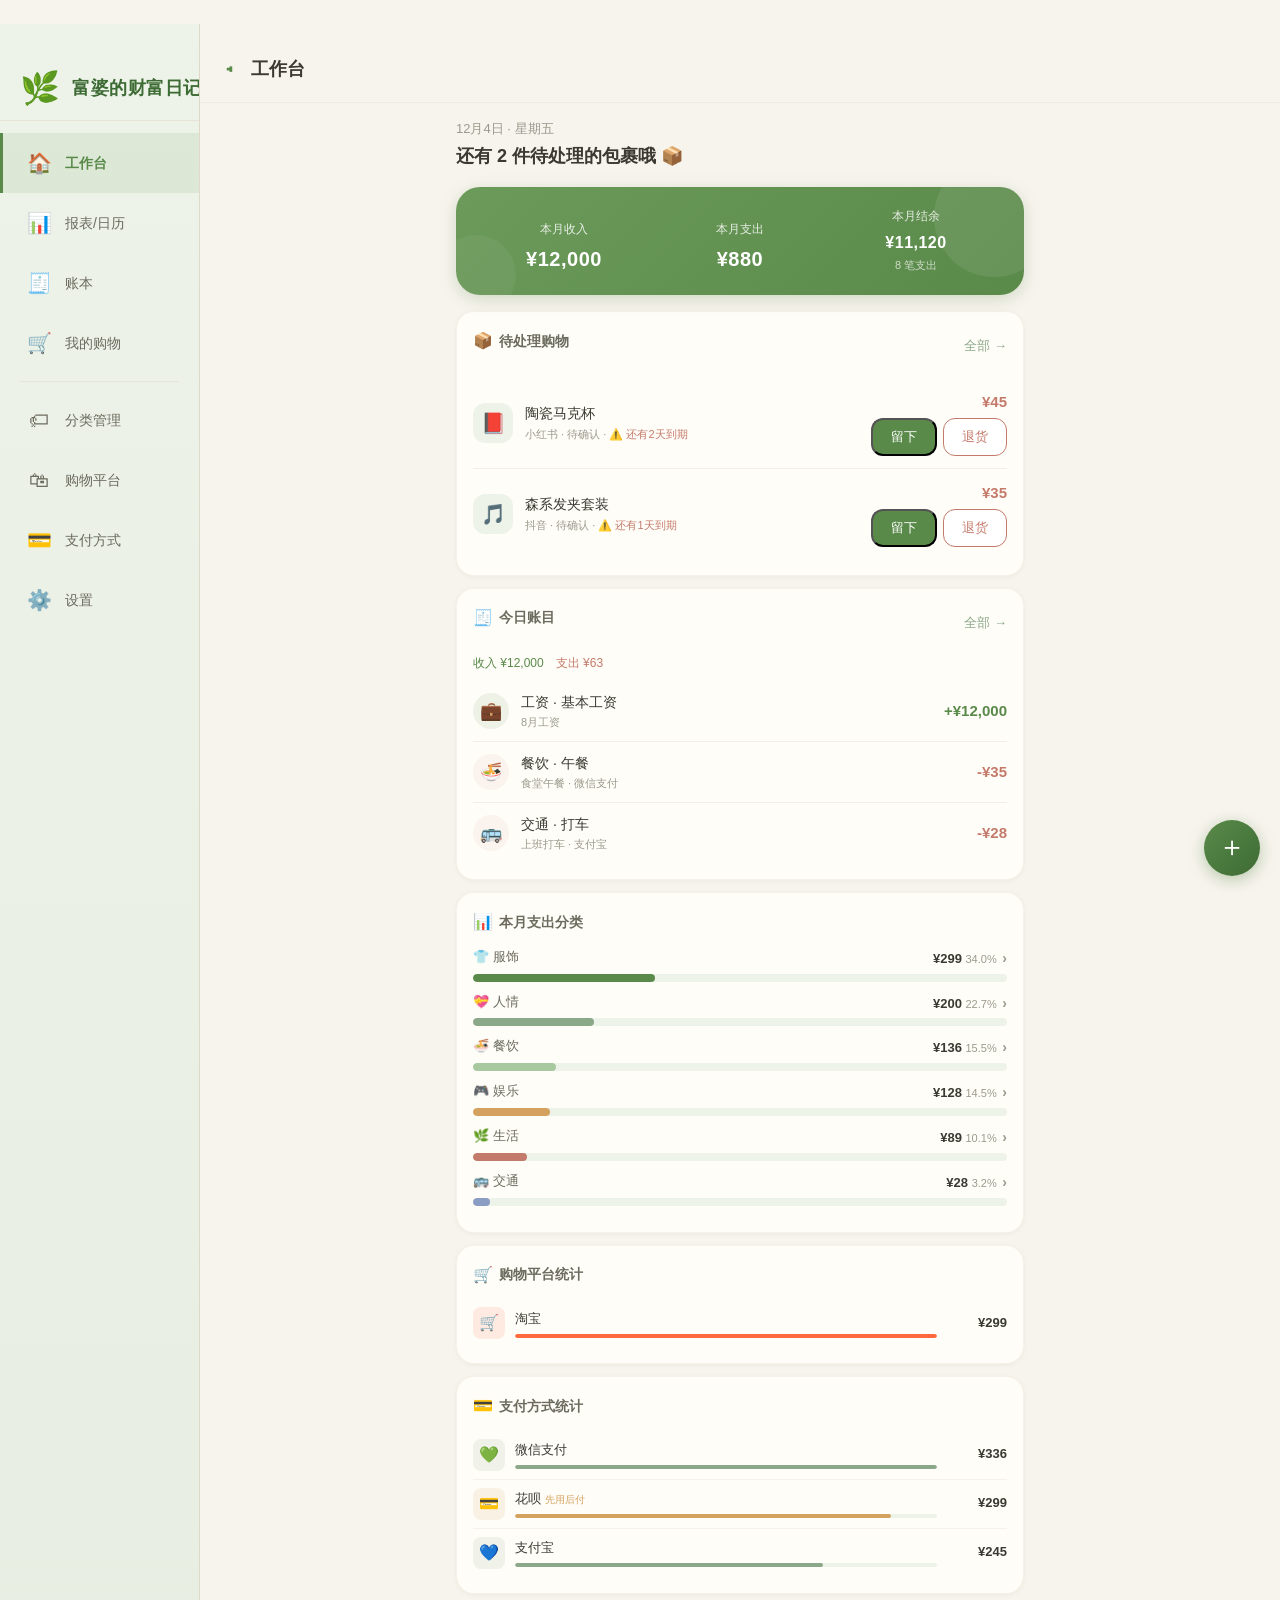
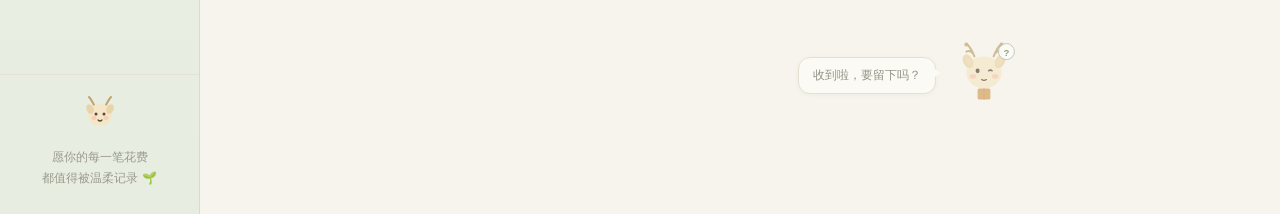
<file: index.html>
<!DOCTYPE html>
<html lang="zh-CN">
<head>
<meta charset="UTF-8">
<!-- 移动端基础 -->
<meta name="viewport" content="width=device-width, initial-scale=1.0, maximum-scale=1.0, user-scalable=no, viewport-fit=cover">
<meta name="format-detection" content="telephone=no, email=no, address=no">

<!-- PWA / iOS / Android 全套配置 -->
<meta name="application-name" content="富婆的财富日记">
<meta name="apple-mobile-web-app-title" content="富婆的财富日记">
<meta name="apple-mobile-web-app-capable" content="yes">
<meta name="mobile-web-app-capable" content="yes">
<meta name="apple-mobile-web-app-status-bar-style" content="black-translucent">
<meta name="theme-color" content="#5a8a4a">
<meta name="msapplication-TileColor" content="#5a8a4a">
<meta name="msapplication-TileImage" content="icon-192.png">

<meta name="description" content="富婆的财富日记 - 记账 · 购物确认 · 先用后付管理">
<meta name="keywords" content="记账,个人记账,富婆的财富日记,购物确认,先用后付">

<!-- 应用清单 -->
<link rel="manifest" href="manifest.json">

<!-- Favicon -->
<link rel="icon" type="image/png" sizes="16x16" href="favicon-16.png">
<link rel="icon" type="image/png" sizes="32x32" href="favicon-32.png">
<link rel="shortcut icon" href="favicon-32.png">

<!-- iOS 桌面图标 (180x180 是 iPhone 必备) -->
<link rel="apple-touch-icon" href="apple-touch-icon.png">
<link rel="apple-touch-icon" sizes="180x180" href="apple-touch-icon.png">
<link rel="apple-touch-icon" sizes="167x167" href="apple-touch-icon-ipad.png">

<!-- iOS 启动画面 (iPhone 各型号) -->
<link rel="apple-touch-startup-image" media="(device-width: 320px) and (device-height: 568px) and (-webkit-device-pixel-ratio: 2)" href="splash-640x1136.png">
<link rel="apple-touch-startup-image" media="(device-width: 375px) and (device-height: 667px) and (-webkit-device-pixel-ratio: 2)" href="splash-750x1334.png">
<link rel="apple-touch-startup-image" media="(device-width: 414px) and (device-height: 736px) and (-webkit-device-pixel-ratio: 3)" href="splash-1080x1920.png">
<link rel="apple-touch-startup-image" media="(device-width: 375px) and (device-height: 812px) and (-webkit-device-pixel-ratio: 3)" href="splash-1125x2436.png">
<link rel="apple-touch-startup-image" media="(device-width: 414px) and (device-height: 896px) and (-webkit-device-pixel-ratio: 2)" href="splash-828x1792.png">
<link rel="apple-touch-startup-image" media="(device-width: 414px) and (device-height: 896px) and (-webkit-device-pixel-ratio: 3)" href="splash-1242x2688.png">
<link rel="apple-touch-startup-image" media="(device-width: 768px) and (device-height: 1024px) and (-webkit-device-pixel-ratio: 2)" href="splash-1536x2048.png">
<link rel="apple-touch-startup-image" media="(device-width: 1024px) and (device-height: 1366px) and (-webkit-device-pixel-ratio: 2)" href="splash-2048x2732.png">

<title>富婆的财富日记</title>
<link rel="stylesheet" href="style.css">
</head>
<body>

<!-- 遮罩层 -->
<div id="overlay" class="overlay"></div>

<!-- 左侧隐藏式导航 -->
<nav id="sidebar" class="sidebar">
  <div class="sidebar-header">
    <div class="sidebar-logo">🌿</div>
    <div class="sidebar-title">富婆的财富日记</div>
  </div>
  <ul class="nav-list">
    <li class="nav-item active" data-page="home"><span class="nav-icon">🏠</span><span>工作台</span></li>
    <li class="nav-item" data-page="cr"><span class="nav-icon">📊</span><span>报表/日历</span></li>
    <li class="nav-item" data-page="accounts"><span class="nav-icon">🧾</span><span>账本</span></li>
    <li class="nav-item" data-page="shopping"><span class="nav-icon">🛒</span><span>我的购物</span></li>
    <li class="nav-divider"></li>
    <li class="nav-item" data-page="categories"><span class="nav-icon">🏷</span><span>分类管理</span></li>
    <li class="nav-item" data-page="platforms"><span class="nav-icon">🛍</span><span>购物平台</span></li>
    <li class="nav-item" data-page="payments"><span class="nav-icon">💳</span><span>支付方式</span></li>
    <li class="nav-item" data-page="settings"><span class="nav-icon">⚙️</span><span>设置</span></li>
  </ul>
  <div class="sidebar-footer">
    <div class="mascot-mini" id="sidebar-mascot"></div>
    <p>愿你的每一笔花费<br>都值得被温柔记录 🌱</p>
  </div>
</nav>

<!-- 主内容区 -->
<div id="app" class="app">

  <!-- 顶部栏 -->
  <header class="topbar">
    <button class="menu-btn" id="menu-btn" aria-label="菜单">
      <span id="menu-icon">☰</span>
    </button>
    <h1 class="topbar-title" id="page-title">工作台</h1>
    <div class="topbar-spacer"></div>
  </header>

  <!-- 页面容器 -->
  <main class="main-content" id="main-content">
    <!-- 各页面动态渲染 -->
  </main>

  <!-- 浮动新增按钮 -->
  <button class="fab" id="fab" aria-label="新增">
    <span class="fab-icon">＋</span>
  </button>

</div>

<!-- 新增/编辑弹窗 -->
<div id="modal-container"></div>

<!-- Toast 提示 -->
<div id="toast" class="toast"></div>

<!-- 确认弹窗容器 -->
<div id="confirm-container"></div>

<!-- 安装引导横幅（Android/Chrome） -->
<div id="install-banner" class="install-banner" style="display:none;">
  <div class="install-banner-icon">💰</div>
  <div class="install-banner-text">
    <div class="install-banner-title">安装「富婆的财富日记」</div>
    <div class="install-banner-desc">添加到桌面，像 App 一样使用</div>
  </div>
  <button id="install-btn" class="install-banner-btn">安装</button>
  <button id="install-close" class="install-banner-close" aria-label="关闭">×</button>
</div>

<!-- iOS 安装引导弹窗 -->
<div id="ios-install-hint" class="ios-install-hint" style="display:none;">
  <div class="ios-hint-content">
    <div class="ios-hint-emoji">📱</div>
    <div class="ios-hint-title">添加到主屏幕</div>
    <div class="ios-hint-steps">
      点击底部 <strong>分享按钮</strong> <span style="font-size:18px;">⬆️</span><br>
      选择 <strong>「添加到主屏幕」</strong> <span style="font-size:18px;">➕</span>
    </div>
    <button id="ios-hint-close" class="ios-hint-btn">知道了</button>
  </div>
</div>

<script src="data.js"></script>
<script src="mascot.js"></script>
<script src="pages.js"></script>
<script src="app.js"></script>
<script>
// =============== PWA 核心：Service Worker + 安装引导 ===============
// 关键：每次发版要同步修改 sw.js 的 VERSION 字段
if ('serviceWorker' in navigator) {
  window.addEventListener('load', () => {
    navigator.serviceWorker.register('./sw.js')
      .then(reg => {
        // 监听更新
        reg.addEventListener('updatefound', () => {
          const newWorker = reg.installing;
          if (!newWorker) return;
          newWorker.addEventListener('statechange', () => {
            if (newWorker.state === 'installed' && navigator.serviceWorker.controller) {
              console.log('[PWA] 新版本可用，自动刷新中...');
              if (window.App && App.toast) {
                App.toast('发现新版本，正在自动刷新 ✨');
              }
              // 通知新 SW 立刻接管
              newWorker.postMessage({ type: 'SKIP_WAITING' });
            }
          });
        });

        // 如果有新 SW 已经在 waiting 状态，强制激活它 + 刷新页面
        if (reg.waiting) {
          reg.waiting.postMessage({ type: 'SKIP_WAITING' });
        }

        // 监听控制器变更（新 SW 接管了），立刻刷新一次
        let refreshing = false;
        navigator.serviceWorker.addEventListener('controllerchange', () => {
          if (refreshing) return;
          refreshing = true;
          window.location.reload();
        });

        console.log('[PWA] Service Worker 注册成功');
      })
      .catch(err => console.log('[PWA] SW注册失败:', err));
  });
}

// =============== 安装横幅引导 ===============
let deferredInstallPrompt = null;
const isStandalone = window.matchMedia('(display-mode: standalone)').matches
                   || window.navigator.standalone === true;
const isIOS = /iPad|iPhone|iPod/.test(navigator.userAgent) && !window.MSStream;
const isDismissed = sessionStorage.getItem('install-dismissed');

window.addEventListener('beforeinstallprompt', (e) => {
  // 阻止 Chrome 默认的安装弹窗
  e.preventDefault();
  deferredInstallPrompt = e;
  // 已经在用 PWA 或已关闭 → 不显示
  if (isStandalone || isDismissed) return;
  // 显示自定义安装横幅
  setTimeout(() => {
    const banner = document.getElementById('install-banner');
    if (banner) banner.style.display = 'flex';
  }, 3000); // 延迟 3 秒，等用户先看一眼应用
});

window.addEventListener('appinstalled', () => {
  console.log('[PWA] 应用已安装');
  deferredInstallPrompt = null;
  const banner = document.getElementById('install-banner');
  if (banner) banner.style.display = 'none';
});

// 安装按钮
document.addEventListener('DOMContentLoaded', () => {
  const installBtn = document.getElementById('install-btn');
  const installClose = document.getElementById('install-close');
  const iosHintClose = document.getElementById('ios-hint-close');

  if (installBtn) {
    installBtn.addEventListener('click', async () => {
      if (!deferredInstallPrompt) return;
      deferredInstallPrompt.prompt();
      const { outcome } = await deferredInstallPrompt.userChoice;
      if (outcome === 'accepted') {
        console.log('[PWA] 用户接受安装');
      }
      deferredInstallPrompt = null;
      const banner = document.getElementById('install-banner');
      if (banner) banner.style.display = 'none';
    });
  }
  if (installClose) {
    installClose.addEventListener('click', () => {
      sessionStorage.setItem('install-dismissed', '1');
      const banner = document.getElementById('install-banner');
      if (banner) banner.style.display = 'none';
    });
  }
  if (iosHintClose) {
    iosHintClose.addEventListener('click', () => {
      sessionStorage.setItem('install-dismissed', '1');
      const hint = document.getElementById('ios-install-hint');
      if (hint) hint.style.display = 'none';
    });
  }
  // iOS 用户特殊引导（Safari 不支持 beforeinstallprompt）
  if (isIOS && !isStandalone && !isDismissed) {
    setTimeout(() => {
      // 检查是否已显示过
      if (!sessionStorage.getItem('ios-hint-shown')) {
        const hint = document.getElementById('ios-install-hint');
        if (hint) {
          hint.style.display = 'flex';
          sessionStorage.setItem('ios-hint-shown', '1');
        }
      }
    }, 5000);
  }
});
</script>
</body>
</html>
</file>
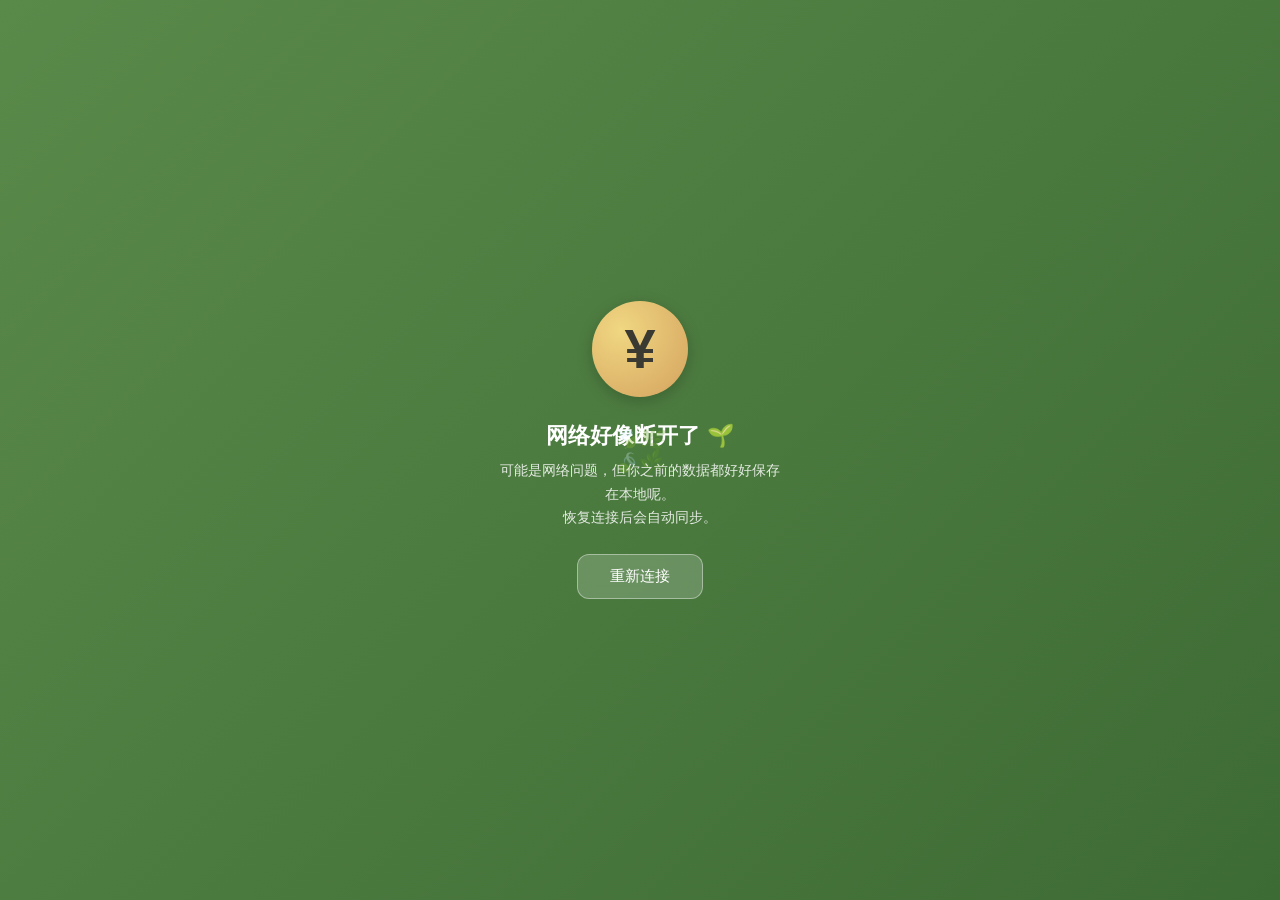
<file: offline.html>
<!DOCTYPE html>
<html lang="zh-CN">
<head>
<meta charset="UTF-8">
<meta name="viewport" content="width=device-width, initial-scale=1.0, viewport-fit=cover">
<meta name="theme-color" content="#5a8a4a">
<title>富婆的财富日记 · 离线</title>
<style>
  * { margin: 0; padding: 0; box-sizing: border-box; -webkit-tap-highlight-color: transparent; }
  body {
    font-family: -apple-system, BlinkMacSystemFont, "PingFang SC", "Microsoft YaHei", sans-serif;
    background: linear-gradient(135deg, #5a8a4a 0%, #3d6b34 100%);
    color: #fff;
    min-height: 100vh;
    min-height: 100dvh;
    display: flex;
    flex-direction: column;
    align-items: center;
    justify-content: center;
    padding: 24px;
    text-align: center;
  }
  .coin {
    width: 96px;
    height: 96px;
    border-radius: 50%;
    background: radial-gradient(circle at 30% 30%, #f0d782, #d4a25e);
    box-shadow: 0 4px 16px rgba(0,0,0,0.2);
    display: flex;
    align-items: center;
    justify-content: center;
    font-size: 56px;
    font-weight: 700;
    color: #3a3a32;
    margin-bottom: 24px;
  }
  h1 { font-size: 22px; font-weight: 600; margin-bottom: 8px; }
  p { font-size: 14px; opacity: 0.85; line-height: 1.7; max-width: 280px; margin-bottom: 24px; }
  button {
    background: rgba(255,255,255,0.18);
    color: #fff;
    border: 1.5px solid rgba(255,255,255,0.4);
    padding: 12px 32px;
    border-radius: 12px;
    font-size: 15px;
    cursor: pointer;
    backdrop-filter: blur(8px);
  }
  button:active { background: rgba(255,255,255,0.28); }
  .leaves {
    position: fixed;
    pointer-events: none;
    opacity: 0.3;
  }
  .leaf { position: absolute; font-size: 20px; }
  .leaf-1 { top: 10%; left: 8%; transform: rotate(-20deg); }
  .leaf-2 { top: 18%; right: 12%; transform: rotate(35deg); }
  .leaf-3 { bottom: 22%; left: 12%; transform: rotate(15deg); }
  .leaf-4 { bottom: 12%; right: 10%; transform: rotate(-30deg); }
</style>
</head>
<body>
  <div class="leaves">
    <div class="leaf leaf-1">🌿</div>
    <div class="leaf leaf-2">🍃</div>
    <div class="leaf leaf-3">🌿</div>
    <div class="leaf leaf-4">🍃</div>
  </div>
  <div class="coin">¥</div>
  <h1>网络好像断开了 🌱</h1>
  <p>可能是网络问题，但你之前的数据都好好保存在本地呢。<br>恢复连接后会自动同步。</p>
  <button onclick="location.reload()">重新连接</button>
</body>
</html>
</file>
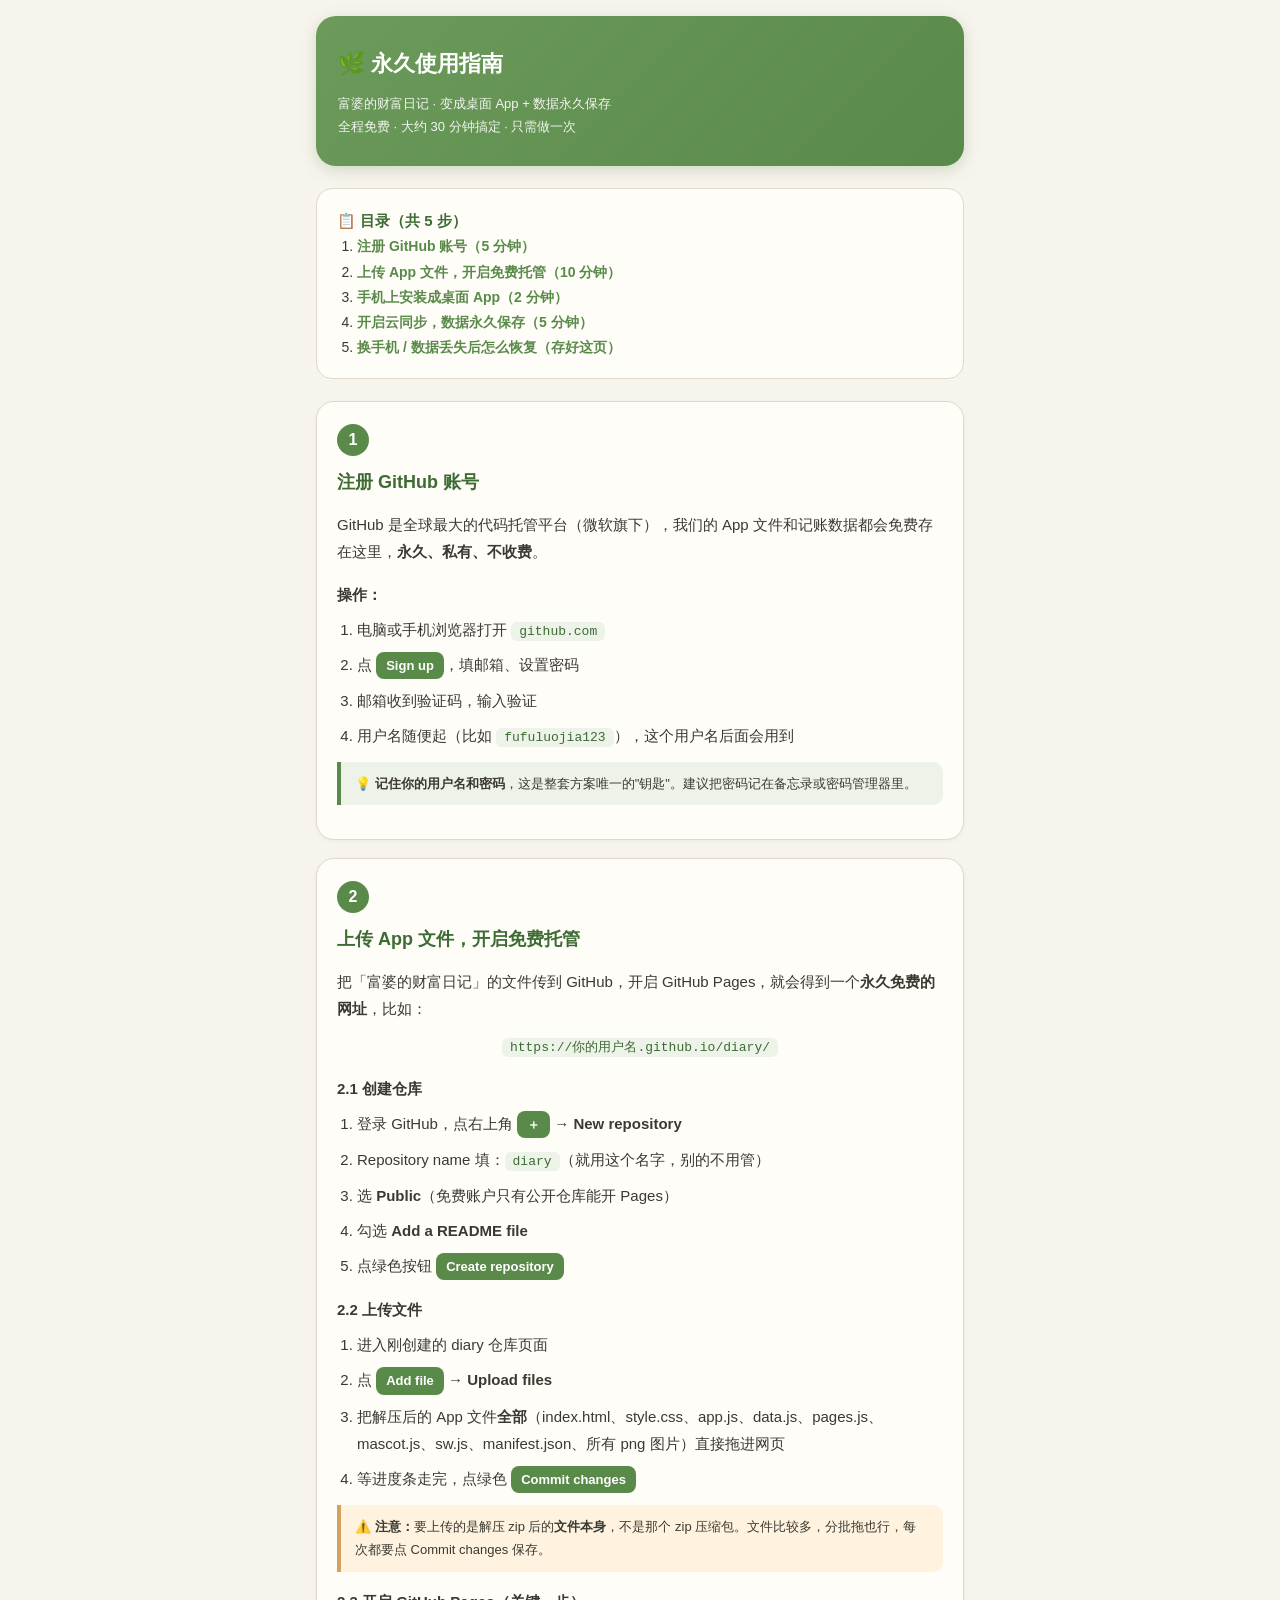
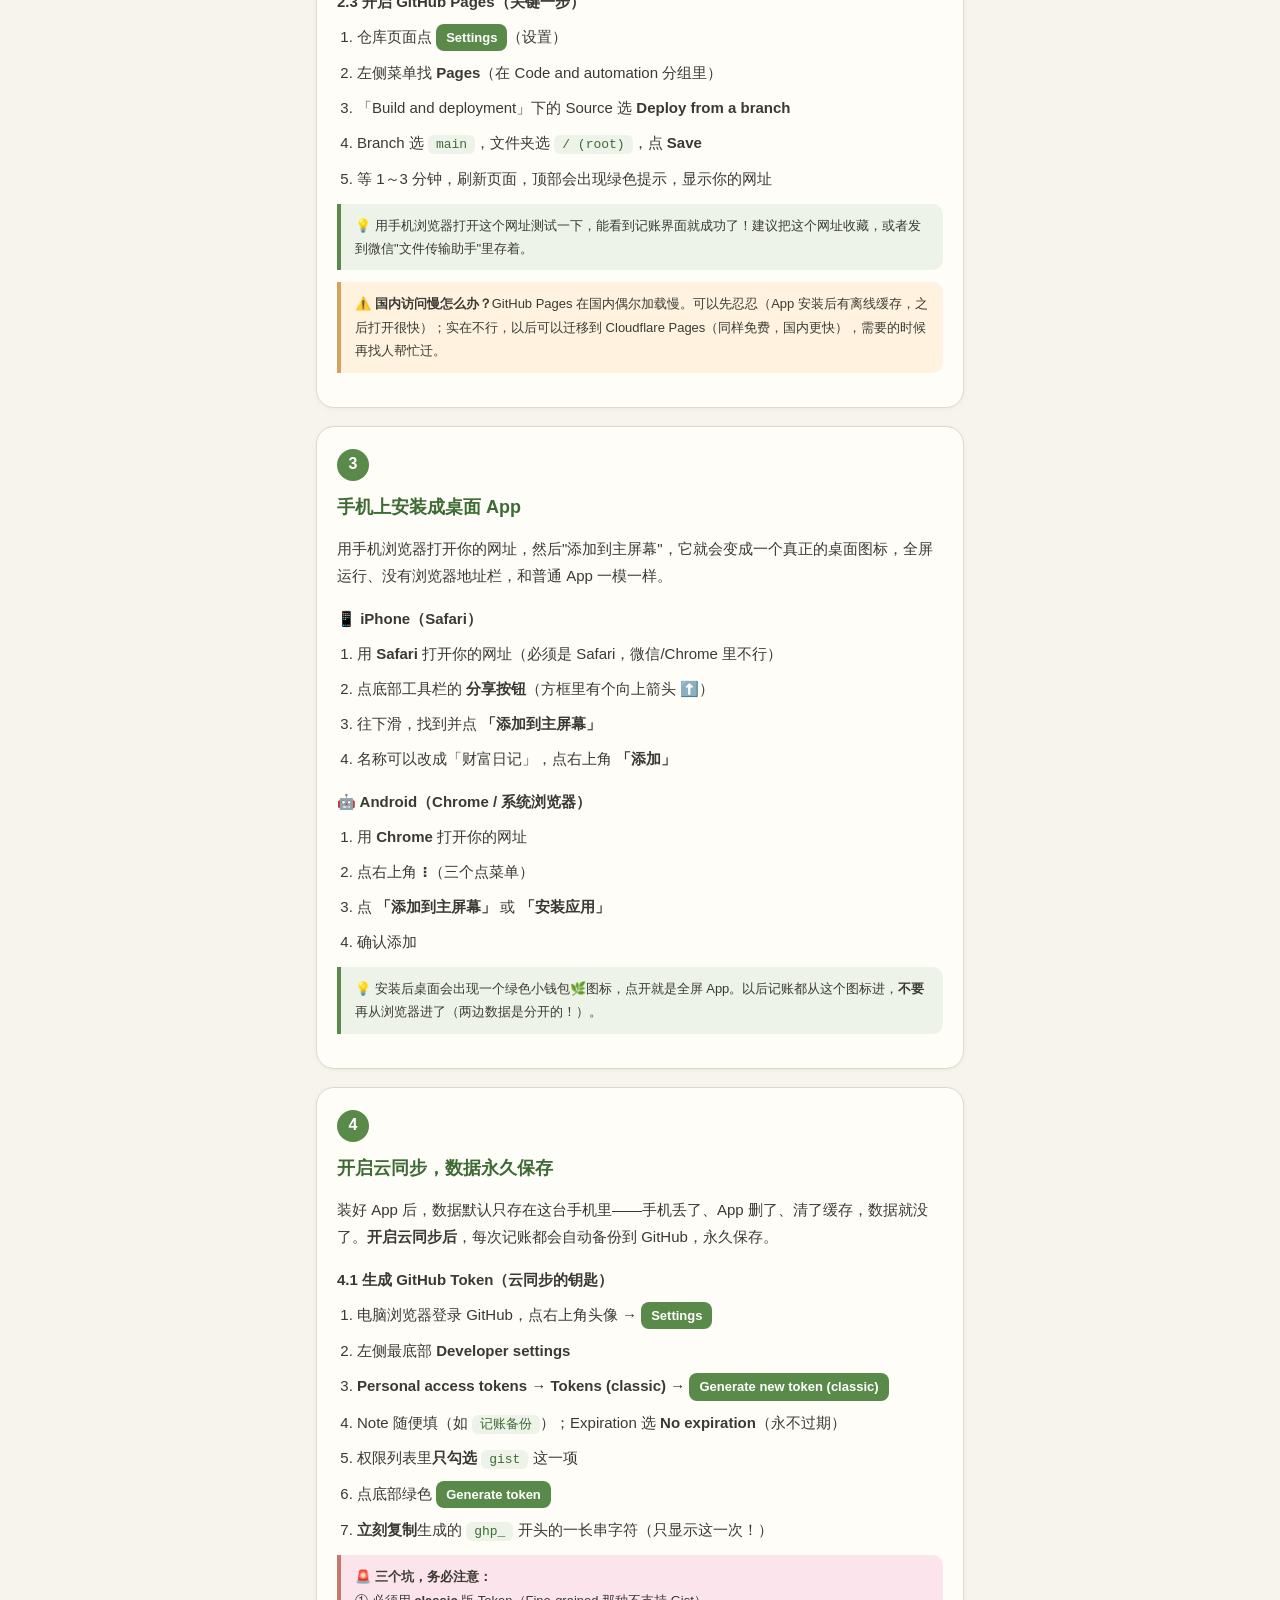
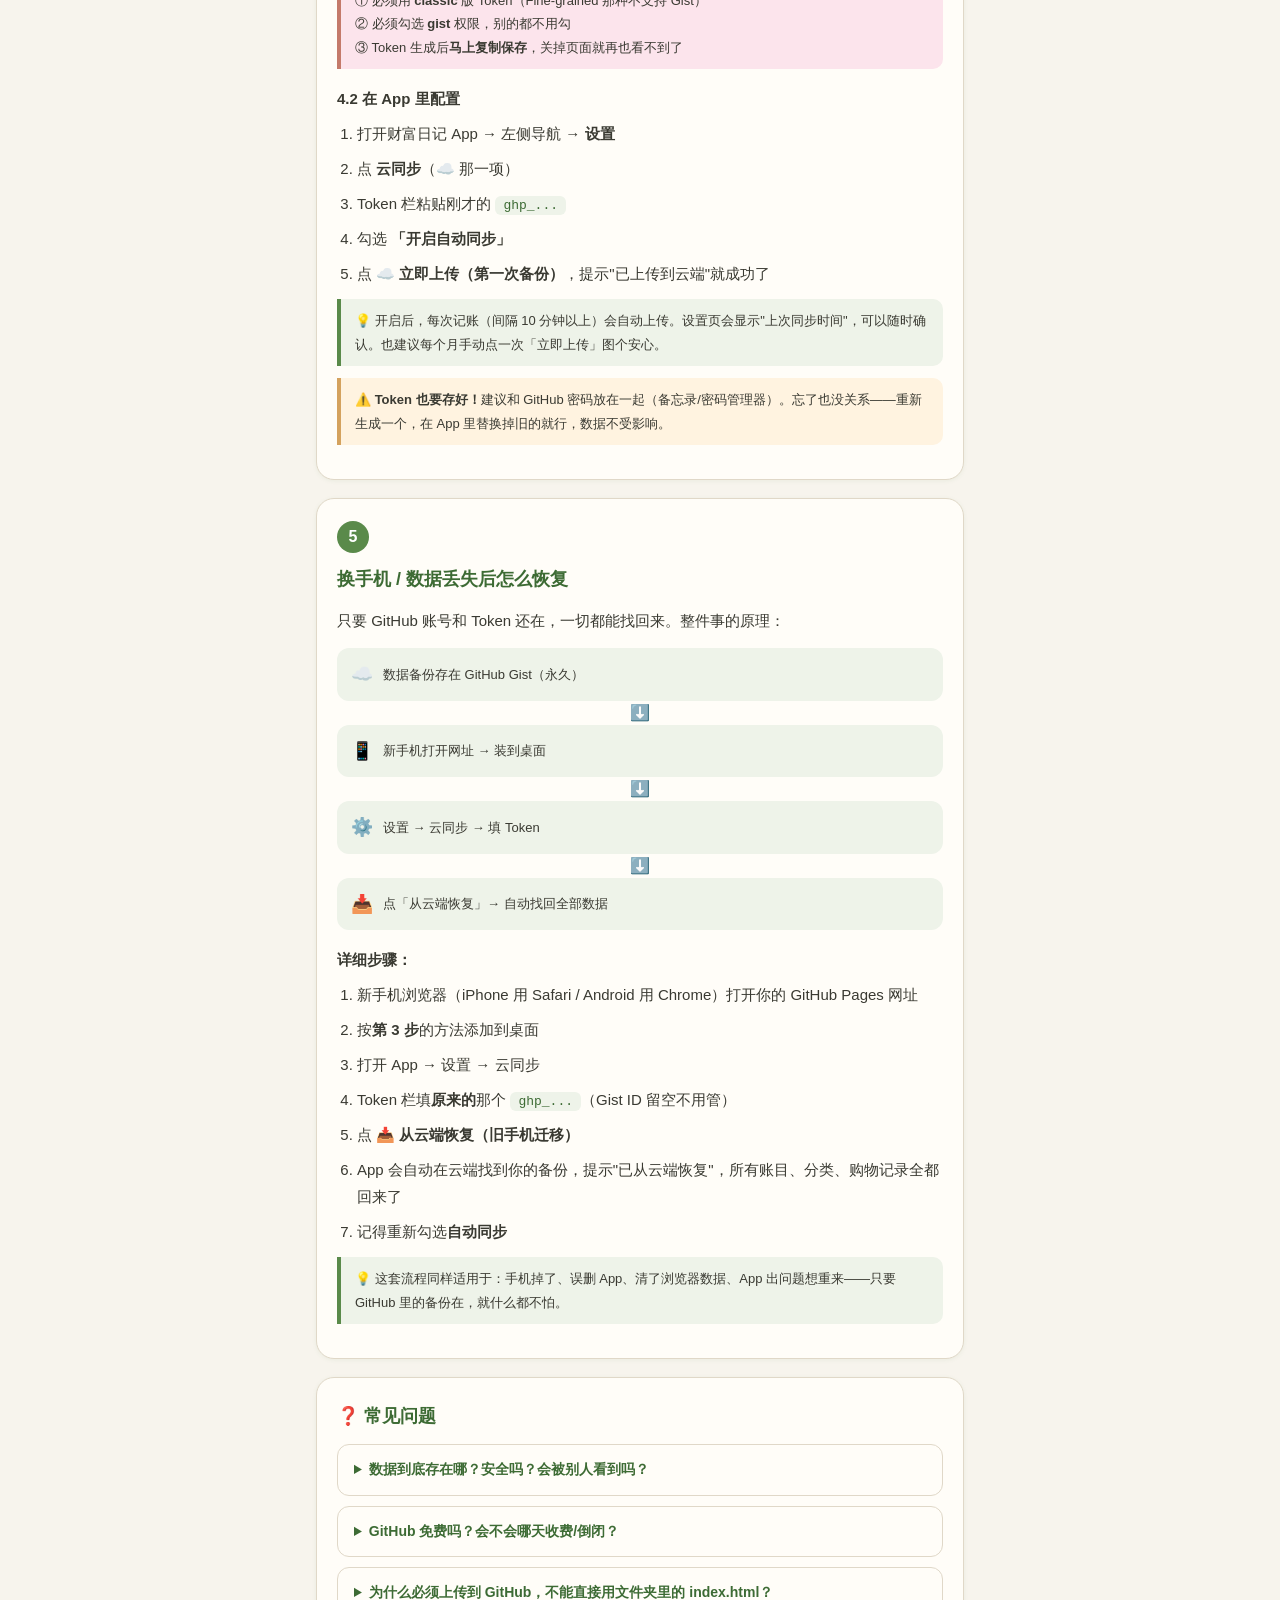
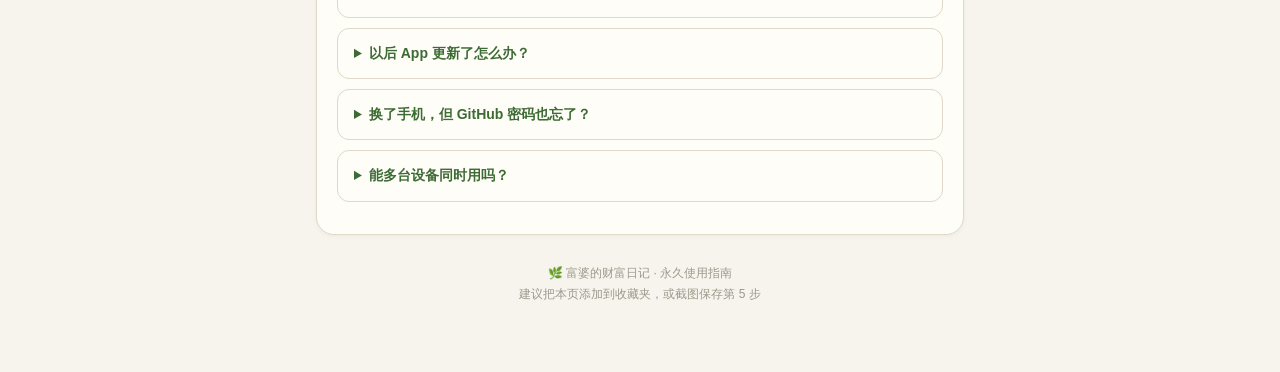
<file: 永久使用指南.html>
<!DOCTYPE html>
<html lang="zh-CN">
<head>
<meta charset="UTF-8">
<meta name="viewport" content="width=device-width, initial-scale=1.0, viewport-fit=cover">
<title>永久使用指南 · 富婆的财富日记</title>
<style>
  * { margin:0; padding:0; box-sizing:border-box; -webkit-tap-highlight-color:transparent; }
  body {
    font-family: -apple-system, BlinkMacSystemFont, "PingFang SC", "Microsoft YaHei", sans-serif;
    background: #f7f4ed; color: #3a3a32; line-height: 1.8; font-size: 15px;
    padding: env(safe-area-inset-top) 16px calc(40px + env(safe-area-inset-bottom));
    max-width: 680px; margin: 0 auto;
  }
  .hero {
    background: linear-gradient(135deg,#6b9a5a,#5a8a4a);
    color:#fff; border-radius: 20px; padding: 28px 22px; margin: 16px 0 22px;
    box-shadow: 0 4px 16px rgba(90,138,74,.25);
  }
  .hero h1 { font-size: 22px; margin-bottom: 8px; }
  .hero p { font-size: 13px; opacity:.92; }
  .toc {
    background:#fffdf8; border:1px solid #e0d8c8; border-radius:16px;
    padding:18px 20px; margin-bottom:22px;
  }
  .toc b { color:#3d6b34; }
  .toc ol { margin-left:20px; font-size:14px; }
  .toc a { color:#5a8a4a; text-decoration:none; font-weight:600; }
  .step {
    background:#fffdf8; border:1px solid #e0d8c8; border-radius:18px;
    padding:22px 20px; margin-bottom:18px; box-shadow:0 1px 4px rgba(90,138,74,.08);
  }
  .step-num {
    display:inline-flex; align-items:center; justify-content:center;
    width:32px; height:32px; border-radius:50%;
    background:#5a8a4a; color:#fff; font-weight:700; font-size:16px; margin-bottom:10px;
  }
  .step h2 { font-size:18px; color:#3d6b34; margin-bottom:12px; }
  .step h3 { font-size:15px; color:#3a3a32; margin:16px 0 8px; }
  .tip {
    background:#eef3e9; border-left:4px solid #5a8a4a;
    border-radius:0 10px 10px 0; padding:10px 14px; font-size:13px; margin:12px 0;
  }
  .warn {
    background:#fff3e0; border-left:4px solid #d4a25e;
    border-radius:0 10px 10px 0; padding:10px 14px; font-size:13px; margin:12px 0;
  }
  .danger {
    background:#fce4ec; border-left:4px solid #c47a6a;
    border-radius:0 10px 10px 0; padding:10px 14px; font-size:13px; margin:12px 0;
  }
  ol.list { margin-left:20px; }
  ol.list li { margin-bottom:8px; }
  code {
    background:#eef3e9; color:#3d6b34; padding:2px 8px; border-radius:6px;
    font-size:13px; font-family:Menlo,Consolas,monospace; word-break:break-all;
  }
  .btn-look {
    display:inline-block; background:#5a8a4a; color:#fff; padding:2px 10px;
    border-radius:8px; font-size:13px; font-weight:600;
  }
  .flow {
    display:flex; flex-direction:column; gap:8px; margin:14px 0;
  }
  .flow-item {
    display:flex; align-items:center; gap:10px; background:#eef3e9;
    border-radius:12px; padding:10px 14px; font-size:13px;
  }
  .flow-item .fi-icon { font-size:18px; }
  .arrow { text-align:center; color:#8ba888; font-size:16px; line-height:1; margin:-4px 0; }
  table { width:100%; border-collapse:collapse; margin:12px 0; font-size:13px; }
  th,td { border:1px solid #e0d8c8; padding:8px 10px; text-align:left; }
  th { background:#eef3e9; color:#3d6b34; }
  .faq { margin-top:6px; }
  .faq details {
    background:#fffdf8; border:1px solid #e0d8c8; border-radius:12px;
    padding:12px 16px; margin-bottom:10px;
  }
  .faq summary { font-weight:600; color:#3d6b34; cursor:pointer; font-size:14px; }
  .faq .ans { margin-top:8px; font-size:13px; color:#6b6b5e; }
  .footer { text-align:center; font-size:12px; color:#9a9a8c; padding:10px 0 30px; }
</style>
</head>
<body>

<div class="hero">
  <h1>🌿 永久使用指南</h1>
  <p>富婆的财富日记 · 变成桌面 App + 数据永久保存<br>全程免费 · 大约 30 分钟搞定 · 只需做一次</p>
</div>

<div class="toc">
  <b>📋 目录（共 5 步）</b>
  <ol>
    <li><a href="#s1">注册 GitHub 账号（5 分钟）</a></li>
    <li><a href="#s2">上传 App 文件，开启免费托管（10 分钟）</a></li>
    <li><a href="#s3">手机上安装成桌面 App（2 分钟）</a></li>
    <li><a href="#s4">开启云同步，数据永久保存（5 分钟）</a></li>
    <li><a href="#s5">换手机 / 数据丢失后怎么恢复（存好这页）</a></li>
  </ol>
</div>

<!-- ==================== 步骤 1 ==================== -->
<div class="step" id="s1">
  <span class="step-num">1</span>
  <h2>注册 GitHub 账号</h2>
  <p>GitHub 是全球最大的代码托管平台（微软旗下），我们的 App 文件和记账数据都会免费存在这里，<b>永久、私有、不收费</b>。</p>

  <h3>操作：</h3>
  <ol class="list">
    <li>电脑或手机浏览器打开 <code>github.com</code></li>
    <li>点 <span class="btn-look">Sign up</span>，填邮箱、设置密码</li>
    <li>邮箱收到验证码，输入验证</li>
    <li>用户名随便起（比如 <code>fufuluojia123</code>），这个用户名后面会用到</li>
  </ol>

  <div class="tip">💡 <b>记住你的用户名和密码</b>，这是整套方案唯一的"钥匙"。建议把密码记在备忘录或密码管理器里。</div>
</div>

<!-- ==================== 步骤 2 ==================== -->
<div class="step" id="s2">
  <span class="step-num">2</span>
  <h2>上传 App 文件，开启免费托管</h2>
  <p>把「富婆的财富日记」的文件传到 GitHub，开启 GitHub Pages，就会得到一个<b>永久免费的网址</b>，比如：</p>
  <p style="text-align:center;margin:10px 0;"><code>https://你的用户名.github.io/diary/</code></p>

  <h3>2.1 创建仓库</h3>
  <ol class="list">
    <li>登录 GitHub，点右上角 <span class="btn-look">＋</span> → <b>New repository</b></li>
    <li>Repository name 填：<code>diary</code>（就用这个名字，别的不用管）</li>
    <li>选 <b>Public</b>（免费账户只有公开仓库能开 Pages）</li>
    <li>勾选 <b>Add a README file</b></li>
    <li>点绿色按钮 <span class="btn-look">Create repository</span></li>
  </ol>

  <h3>2.2 上传文件</h3>
  <ol class="list">
    <li>进入刚创建的 diary 仓库页面</li>
    <li>点 <span class="btn-look">Add file</span> → <b>Upload files</b></li>
    <li>把解压后的 App 文件<b>全部</b>（index.html、style.css、app.js、data.js、pages.js、mascot.js、sw.js、manifest.json、所有 png 图片）直接拖进网页</li>
    <li>等进度条走完，点绿色 <span class="btn-look">Commit changes</span></li>
  </ol>

  <div class="warn">⚠️ <b>注意：</b>要上传的是解压 zip 后的<b>文件本身</b>，不是那个 zip 压缩包。文件比较多，分批拖也行，每次都要点 Commit changes 保存。</div>

  <h3>2.3 开启 GitHub Pages（关键一步）</h3>
  <ol class="list">
    <li>仓库页面点 <span class="btn-look">Settings</span>（设置）</li>
    <li>左侧菜单找 <b>Pages</b>（在 Code and automation 分组里）</li>
    <li>「Build and deployment」下的 Source 选 <b>Deploy from a branch</b></li>
    <li>Branch 选 <code>main</code>，文件夹选 <code>/ (root)</code>，点 <b>Save</b></li>
    <li>等 1～3 分钟，刷新页面，顶部会出现绿色提示，显示你的网址</li>
  </ol>

  <div class="tip">💡 用手机浏览器打开这个网址测试一下，能看到记账界面就成功了！建议把这个网址收藏，或者发到微信"文件传输助手"里存着。</div>

  <div class="warn">⚠️ <b>国内访问慢怎么办？</b>GitHub Pages 在国内偶尔加载慢。可以先忍忍（App 安装后有离线缓存，之后打开很快）；实在不行，以后可以迁移到 Cloudflare Pages（同样免费，国内更快），需要的时候再找人帮忙迁。</div>
</div>

<!-- ==================== 步骤 3 ==================== -->
<div class="step" id="s3">
  <span class="step-num">3</span>
  <h2>手机上安装成桌面 App</h2>
  <p>用手机浏览器打开你的网址，然后"添加到主屏幕"，它就会变成一个真正的桌面图标，全屏运行、没有浏览器地址栏，和普通 App 一模一样。</p>

  <h3>📱 iPhone（Safari）</h3>
  <ol class="list">
    <li>用 <b>Safari</b> 打开你的网址（必须是 Safari，微信/Chrome 里不行）</li>
    <li>点底部工具栏的 <b>分享按钮</b>（方框里有个向上箭头 ⬆️）</li>
    <li>往下滑，找到并点 <b>「添加到主屏幕」</b></li>
    <li>名称可以改成「财富日记」，点右上角 <b>「添加」</b></li>
  </ol>

  <h3>🤖 Android（Chrome / 系统浏览器）</h3>
  <ol class="list">
    <li>用 <b>Chrome</b> 打开你的网址</li>
    <li>点右上角 <b>⋮</b>（三个点菜单）</li>
    <li>点 <b>「添加到主屏幕」</b> 或 <b>「安装应用」</b></li>
    <li>确认添加</li>
  </ol>

  <div class="tip">💡 安装后桌面会出现一个绿色小钱包🌿图标，点开就是全屏 App。以后记账都从这个图标进，<b>不要</b>再从浏览器进了（两边数据是分开的！）。</div>
</div>

<!-- ==================== 步骤 4 ==================== -->
<div class="step" id="s4">
  <span class="step-num">4</span>
  <h2>开启云同步，数据永久保存</h2>
  <p>装好 App 后，数据默认只存在这台手机里——手机丢了、App 删了、清了缓存，数据就没了。<b>开启云同步后</b>，每次记账都会自动备份到 GitHub，永久保存。</p>

  <h3>4.1 生成 GitHub Token（云同步的钥匙）</h3>
  <ol class="list">
    <li>电脑浏览器登录 GitHub，点右上角头像 → <span class="btn-look">Settings</span></li>
    <li>左侧最底部 <b>Developer settings</b></li>
    <li><b>Personal access tokens</b> → <b>Tokens (classic)</b> → <span class="btn-look">Generate new token (classic)</span></li>
    <li>Note 随便填（如 <code>记账备份</code>）；Expiration 选 <b>No expiration</b>（永不过期）</li>
    <li>权限列表里<b>只勾选</b> <code>gist</code> 这一项</li>
    <li>点底部绿色 <span class="btn-look">Generate token</span></li>
    <li><b>立刻复制</b>生成的 <code>ghp_</code> 开头的一长串字符（只显示这一次！）</li>
  </ol>

  <div class="danger">🚨 <b>三个坑，务必注意：</b><br>
  ① 必须用 <b>classic</b> 版 Token（Fine-grained 那种不支持 Gist）<br>
  ② 必须勾选 <b>gist</b> 权限，别的都不用勾<br>
  ③ Token 生成后<b>马上复制保存</b>，关掉页面就再也看不到了</div>

  <h3>4.2 在 App 里配置</h3>
  <ol class="list">
    <li>打开财富日记 App → 左侧导航 → <b>设置</b></li>
    <li>点 <b>云同步</b>（☁️ 那一项）</li>
    <li>Token 栏粘贴刚才的 <code>ghp_...</code></li>
    <li>勾选 <b>「开启自动同步」</b></li>
    <li>点 <b>☁️ 立即上传（第一次备份）</b>，提示"已上传到云端"就成功了</li>
  </ol>

  <div class="tip">💡 开启后，每次记账（间隔 10 分钟以上）会自动上传。设置页会显示"上次同步时间"，可以随时确认。也建议每个月手动点一次「立即上传」图个安心。</div>

  <div class="warn">⚠️ <b>Token 也要存好！</b>建议和 GitHub 密码放在一起（备忘录/密码管理器）。忘了也没关系——重新生成一个，在 App 里替换掉旧的就行，数据不受影响。</div>
</div>

<!-- ==================== 步骤 5 ==================== -->
<div class="step" id="s5">
  <span class="step-num">5</span>
  <h2>换手机 / 数据丢失后怎么恢复</h2>
  <p>只要 GitHub 账号和 Token 还在，一切都能找回来。整件事的原理：</p>

  <div class="flow">
    <div class="flow-item"><span class="fi-icon">☁️</span>数据备份存在 GitHub Gist（永久）</div>
    <div class="arrow">⬇️</div>
    <div class="flow-item"><span class="fi-icon">📱</span>新手机打开网址 → 装到桌面</div>
    <div class="arrow">⬇️</div>
    <div class="flow-item"><span class="fi-icon">⚙️</span>设置 → 云同步 → 填 Token</div>
    <div class="arrow">⬇️</div>
    <div class="flow-item"><span class="fi-icon">📥</span>点「从云端恢复」→ 自动找回全部数据</div>
  </div>

  <h3>详细步骤：</h3>
  <ol class="list">
    <li>新手机浏览器（iPhone 用 Safari / Android 用 Chrome）打开你的 GitHub Pages 网址</li>
    <li>按<b>第 3 步</b>的方法添加到桌面</li>
    <li>打开 App → 设置 → 云同步</li>
    <li>Token 栏填<b>原来的</b>那个 <code>ghp_...</code>（Gist ID 留空不用管）</li>
    <li>点 <b>📥 从云端恢复（旧手机迁移）</b></li>
    <li>App 会自动在云端找到你的备份，提示"已从云端恢复"，所有账目、分类、购物记录全都回来了</li>
    <li>记得重新勾选<b>自动同步</b></li>
  </ol>

  <div class="tip">💡 这套流程同样适用于：手机掉了、误删 App、清了浏览器数据、App 出问题想重来——只要 GitHub 里的备份在，就什么都不怕。</div>
</div>

<!-- ==================== FAQ ==================== -->
<div class="step faq">
  <h2>❓ 常见问题</h2>

  <details>
    <summary>数据到底存在哪？安全吗？会被别人看到吗？</summary>
    <div class="ans">三份拷贝：① 手机本地（日常秒开）② GitHub Gist 云端备份（私有，只有持有你 Token 的人能看，不输入 Token 连你自己都看不到）③ GitHub Pages 上的只是 App 程序文件，不含你的数据。GitHub 是微软旗下、全球最大代码平台，可靠性远超任何网盘。</div>
  </details>

  <details>
    <summary>GitHub 免费吗？会不会哪天收费/倒闭？</summary>
    <div class="ans">GitHub Pages 和 Gist 对个人免费且无容量焦虑（记账数据每年才几百 KB）。GitHub 成立于 2008 年，2018 年被微软收购，是行业基础设施级的存在。真有万一，你的数据也能随时导出 JSON 文件带走（设置 → 导出数据）。</div>
  </details>

  <details>
    <summary>为什么必须上传到 GitHub，不能直接用文件夹里的 index.html？</summary>
    <div class="ans">PWA（桌面 App + 离线缓存）要求网页通过 HTTPS 网址访问，直接打开本地文件这些功能全部失效。GitHub Pages 提供的就是免费 HTTPS 网址。</div>
  </details>

  <details>
    <summary>以后 App 更新了怎么办？</summary>
    <div class="ans">把新文件按第 2.2 步的方法拖进 GitHub 仓库（会提示覆盖，确认即可），手机上关掉 App 重开，1～2 秒后自动更新到新版。</div>
  </details>

  <details>
    <summary>换了手机，但 GitHub 密码也忘了？</summary>
    <div class="ans">先去 github.com 用注册邮箱找回密码（点 Sign in → Forgot password）。密码找回来，一切都能救。所以：注册邮箱必须是自己常用、不会丢的邮箱。</div>
  </details>

  <details>
    <summary>能多台设备同时用吗？</summary>
    <div class="ans">可以，每台都按第 5 步配置云同步。但注意：云同步以"最后一次上传"为准，建议只在主力手机上开自动同步，其他设备手动点「从云端恢复」再操作，避免互相覆盖。</div>
  </details>
</div>

<div class="footer">🌿 富婆的财富日记 · 永久使用指南<br>建议把本页添加到收藏夹，或截图保存第 5 步</div>

</body>
</html>
</file>
<file: style.css>
/* ============================================
   富婆的财富日记 · 日漫森系个人财务手账风
   森林绿 / 鼠尾草绿 / 暖米白 / 浅木色 / 奶油黄
   ============================================ */

/* ============= PWA 原生化样式（让体验像 App） ============= */
html, body {
  /* 禁止 iOS 橡皮筋下拉刷新，让体验更像 App */
  overscroll-behavior-y: none;
  -webkit-overflow-scrolling: touch;
  /* 禁止双指缩放 */
  touch-action: manipulation;
  /* 禁止长按选中 */
  -webkit-user-select: none;
  user-select: none;
  /* 禁止 iOS 点击高亮 */
  -webkit-tap-highlight-color: transparent;
  /* 禁止 iOS 文本大小自动调整 */
  -webkit-text-size-adjust: 100%;
  text-size-adjust: 100%;
}

/* 输入框和文本域允许选择 */
input, textarea, [contenteditable] {
  -webkit-user-select: text;
  user-select: text;
  -webkit-tap-highlight-color: rgba(90, 138, 74, 0.15);
  font-size: 16px; /* 防止 iOS 缩放 */
}

/* 链接不可点击 */
a { -webkit-touch-callout: none; }

/* 图片不可拖拽 */
img { -webkit-user-drag: none; user-drag: none; pointer-events: none; }

:root {
  /* 主色系 */
  --forest-green: #5a8a4a;       /* 森林绿 - 主色 */
  --sage-green: #8ba888;          /* 鼠尾草绿 - 辅助 */
  --leaf-green: #a8c8a0;          /* 浅绿色 - 卡片 */
  --warm-cream: #f7f4ed;          /* 暖米白 - 主背景 */
  --light-wood: #d9c9a8;          /* 浅木色 - 装饰 */
  --butter-yellow: #f0e2a8;       /* 奶油黄 - 点缀 */

  /* 扩展色 */
  --deep-forest: #3d6b34;
  --soft-green-bg: #eef3e9;
  --card-bg: #fffdf8;
  --card-border: #e0d8c8;
  --text-primary: #3a3a32;
  --text-secondary: #6b6b5e;
  --text-light: #9a9a8c;
  --income-color: #5a8a4a;
  --expense-color: #c47a6a;
  --transfer-color: #8b9dc3;
  --warn-color: #d4a25e;
  --danger-color: #c47a6a;

  /* 圆角 */
  --radius-sm: 8px;
  --radius-md: 12px;
  --radius-lg: 18px;
  --radius-xl: 24px;

  /* 阴影 */
  --shadow-sm: 0 1px 4px rgba(90, 138, 74, 0.08);
  --shadow-md: 0 2px 12px rgba(90, 138, 74, 0.10);
  --shadow-lg: 0 4px 20px rgba(90, 138, 74, 0.15);

  /* 字体 */
  --font-main: -apple-system, BlinkMacSystemFont, "PingFang SC", "Hiragino Sans GB", "Microsoft YaHei", "Helvetica Neue", sans-serif;

  /* 顶部安全区：
     1. safe-area-inset-top 在 PWA/standalone 模式下返回刘海/状态栏高度
     2. 浏览器地址栏/系统状态栏需要 fallback 顶部留白（≥24px，更稳）
     用 max() 链确保两者都生效；旧 iOS 用 constant() 兜底 */
  --safe-top-fallback: 24px;
  /* iOS 11.2 之前的旧语法 */
  --safe-top: constant(safe-area-inset-top);
  --safe-top: env(safe-area-inset-top, 0px);
  --safe-top: max(env(safe-area-inset-top, 0px), var(--safe-top-fallback));
  --safe-bottom-fallback: 0px;
  --safe-bottom: max(env(safe-area-inset-bottom, 0px), var(--safe-bottom-fallback));
}

* {
  margin: 0;
  padding: 0;
  box-sizing: border-box;
  -webkit-tap-highlight-color: transparent;
}

html {
  /* html 是文档根滚动容器，overflow-x: hidden 在这里是安全的 */
  overflow-x: hidden;
}

body {
  /* 注意：不能用 overflow-x: hidden！
     规范规定一轴 hidden 会把另一轴的 visible 强制计算为 auto，
     导致 body 变成滚动容器；body 自身滚不动 + overscroll-behavior
     禁止滚动链传播 → 真机触摸滑动会被"卡死"。
     overflow-x: clip 同样能裁掉横向溢出，但不会创建滚动容器。 */
  overflow-x: clip;
}

html, body {
  font-family: var(--font-main);
  background: var(--warm-cream);
  color: var(--text-primary);
  font-size: 15px;
  line-height: 1.6;
  -webkit-font-smoothing: antialiased;
  width: 100%;
  min-height: 100vh;
  min-height: 100dvh;
}

body {
  display: flex;
  position: relative;
  /* 顶部让出状态栏/地址栏高度：
     - 普通浏览器：fallback 24px（防地址栏遮挡）
     - PWA standalone：env() 返回刘海高度
     - 多重声明：旧 iOS 用 constant()，新 iOS 用 env()，最后用 max() 确保最小值 */
  padding-top: constant(safe-area-inset-top);
  padding-top: env(safe-area-inset-top, 0px);
  padding-top: max(env(safe-area-inset-top, 0px), 24px);
}

/* ============================================
   左侧导航 · 双栏并排布局
   宽屏：常驻显示，可展开/收窄
   窄屏：抽屉覆盖模式
   ============================================ */
.sidebar {
  width: 200px;
  flex-shrink: 0;
  background: linear-gradient(180deg, #eef3e9 0%, #e8ede2 100%);
  border-right: 1px solid var(--card-border);
  display: flex;
  flex-direction: column;
  /* 顶部状态栏占位（多重声明兼容旧/新 iOS） */
  padding-top: constant(safe-area-inset-top);
  padding-top: env(safe-area-inset-top, 0px);
  padding-top: max(env(safe-area-inset-top, 0px), 24px);
  /* 底部安全区 */
  padding-bottom: constant(safe-area-inset-bottom);
  padding-bottom: env(safe-area-inset-bottom, 0px);
  transition: width 0.3s cubic-bezier(0.4, 0, 0.2, 1);
  overflow: hidden;
  position: relative;
  z-index: 1000;
}

.sidebar-header {
  /* header 顶部不再额外留安全区（已由 sidebar 自身 padding-top 让出） */
  padding: 24px 20px 16px;
}

/* 收窄状态：只显示图标列 */
.sidebar.collapsed {
  width: 60px;
}

.sidebar.collapsed .sidebar-title,
.sidebar.collapsed .nav-item span:last-child,
.sidebar.collapsed .sidebar-footer p,
.sidebar.collapsed .nav-divider {
  opacity: 0;
  visibility: hidden;
  white-space: nowrap;
}

.sidebar.collapsed .sidebar-header {
  justify-content: center;
  padding: 24px 0 16px;
}

.sidebar.collapsed .sidebar-logo {
  font-size: 28px;
}

.sidebar.collapsed .nav-item {
  justify-content: center;
  padding: 14px 0;
  gap: 0;
}

.sidebar.collapsed .sidebar-footer {
  padding: 16px 0 24px;
}

.sidebar.collapsed .mascot-mini {
  margin: 0 auto 4px;
}

.sidebar-header {
  padding: 24px 20px 16px;
  display: flex;
  align-items: center;
  gap: 12px;
  border-bottom: 1px solid rgba(224, 216, 200, 0.5);
  overflow: hidden;
  white-space: nowrap;
}

.sidebar-logo {
  font-size: 32px;
  line-height: 1;
  flex-shrink: 0;
}

.sidebar-title {
  font-size: 18px;
  font-weight: 700;
  color: var(--deep-forest);
  letter-spacing: 0.5px;
  transition: opacity 0.2s;
}

.nav-list {
  list-style: none;
  padding: 12px 0;
  flex: 1;
  overflow-y: auto;
}

.nav-item {
  display: flex;
  align-items: center;
  gap: 14px;
  padding: 14px 24px;
  font-size: 14px;
  color: var(--text-secondary);
  cursor: pointer;
  transition: all 0.2s;
  border-left: 3px solid transparent;
  overflow: hidden;
  white-space: nowrap;
}

.nav-item span:last-child {
  transition: opacity 0.2s;
}

.nav-item:active {
  background: rgba(168, 200, 160, 0.2);
}

.nav-item.active {
  background: rgba(168, 200, 160, 0.25);
  color: var(--forest-green);
  font-weight: 600;
  border-left-color: var(--forest-green);
}

.nav-icon {
  font-size: 20px;
  width: 24px;
  text-align: center;
}

.nav-divider {
  height: 1px;
  background: rgba(224, 216, 200, 0.5);
  margin: 8px 20px;
}

.sidebar-footer {
  padding: 16px 20px 24px;
  text-align: center;
  font-size: 12px;
  color: var(--text-light);
  line-height: 1.8;
  border-top: 1px solid rgba(224, 216, 200, 0.5);
}

.mascot-mini {
  width: 48px;
  height: 48px;
  margin: 0 auto 8px;
}

/* 遮罩（仅窄屏抽屉模式使用） */
.overlay {
  position: fixed;
  top: 0;
  left: 0;
  width: 100%;
  height: 100vh;
  height: 100dvh;
  background: rgba(58, 58, 50, 0.3);
  z-index: 999;
  opacity: 0;
  visibility: hidden;
  transition: all 0.3s;
  display: none; /* 宽屏默认隐藏 */
}

.overlay.show {
  opacity: 1;
  visibility: visible;
}

/* ============================================
   主内容区
   ============================================ */
.app {
  flex: 1;
  display: flex;
  flex-direction: column;
  min-height: 100vh;
  min-height: 100dvh;
  width: 0; /* flex:1 会自动撑开，width:0 防止内容撑爆 */
  min-width: 0;
  position: relative;
}

.topbar {
  display: flex;
  align-items: center;
  padding: 12px 16px;
  /* 顶部状态栏占位（多重声明兼容旧/新 iOS），
     确保 PWA standalone 模式下菜单按钮不被状态栏遮挡 */
  padding-top: constant(safe-area-inset-top);
  padding-top: env(safe-area-inset-top, 0px);
  padding-top: max(env(safe-area-inset-top, 0px), 24px);
  background: var(--warm-cream);
  position: sticky;
  top: 0;
  z-index: 100;
  border-bottom: 1px solid rgba(224, 216, 200, 0.3);
}

.menu-btn {
  background: none;
  border: none;
  font-size: 22px;
  color: var(--forest-green);
  cursor: pointer;
  padding: 8px;
  border-radius: var(--radius-sm);
  transition: background 0.2s;
}

.menu-btn:active {
  background: rgba(168, 200, 160, 0.3);
}

.topbar-title {
  font-size: 18px;
  font-weight: 600;
  color: var(--text-primary);
  margin-left: 8px;
}

.topbar-spacer {
  flex: 1;
}

.main-content {
  flex: 1;
  padding: 16px;
  padding-bottom: 100px;
  max-width: 600px;
  width: 100%;
  margin: 0 auto;
}

/* ============================================
   浮动新增按钮
   ============================================ */
.fab {
  position: fixed;
  bottom: calc(24px + var(--safe-bottom));
  right: 20px;
  width: 56px;
  height: 56px;
  border-radius: 50%;
  background: linear-gradient(135deg, var(--forest-green), var(--deep-forest));
  color: #fff;
  border: none;
  font-size: 28px;
  cursor: pointer;
  box-shadow: 0 4px 16px rgba(90, 138, 74, 0.4);
  z-index: 90;
  display: flex;
  align-items: center;
  justify-content: center;
  transition: transform 0.2s, box-shadow 0.2s;
}

.fab:active {
  transform: scale(0.92);
  box-shadow: 0 2px 8px rgba(90, 138, 74, 0.3);
}

.fab-icon {
  line-height: 1;
  margin-top: -2px;
}

/* ============================================
   通用组件
   ============================================ */
.card {
  background: var(--card-bg);
  border-radius: var(--radius-lg);
  padding: 16px;
  margin-bottom: 12px;
  box-shadow: var(--shadow-sm);
  border: 1px solid rgba(224, 216, 200, 0.3);
}

.card-title {
  font-size: 14px;
  font-weight: 600;
  color: var(--text-secondary);
  margin-bottom: 12px;
  display: flex;
  align-items: center;
  gap: 6px;
}

.card-title .title-icon {
  font-size: 16px;
}

.section-header {
  display: flex;
  justify-content: space-between;
  align-items: center;
  margin-bottom: 12px;
}

.section-header .more-link {
  font-size: 13px;
  color: var(--sage-green);
  cursor: pointer;
}

/* 按钮 */
.btn {
  padding: 10px 20px;
  border-radius: var(--radius-md);
  border: none;
  font-size: 14px;
  font-weight: 500;
  cursor: pointer;
  transition: all 0.2s;
  font-family: var(--font-main);
}

.btn-primary {
  background: var(--forest-green);
  color: #fff;
}

.btn-primary:active {
  background: var(--deep-forest);
}

.btn-secondary {
  background: var(--soft-green-bg);
  color: var(--forest-green);
}

.btn-danger {
  background: var(--danger-color);
  color: #fff;
}

.btn-keep {
  background: var(--forest-green);
  color: #fff;
  padding: 8px 18px;
  border-radius: var(--radius-md);
  font-size: 13px;
}

.btn-return {
  background: #fff;
  color: var(--danger-color);
  border: 1px solid var(--danger-color);
  padding: 8px 18px;
  border-radius: var(--radius-md);
  font-size: 13px;
}

.btn-sm {
  padding: 6px 12px;
  font-size: 12px;
  border-radius: var(--radius-sm);
}

/* 标签 */
.tag {
  display: inline-block;
  padding: 2px 10px;
  border-radius: 20px;
  font-size: 11px;
  font-weight: 500;
}

.tag-income { background: rgba(90, 138, 74, 0.15); color: var(--forest-green); }
.tag-expense { background: rgba(196, 122, 106, 0.15); color: var(--expense-color); }
.tag-transfer { background: rgba(139, 157, 195, 0.15); color: var(--transfer-color); }
.tag-warn { background: rgba(212, 162, 94, 0.15); color: var(--warn-color); }

/* 状态标签 */
.status-tag {
  display: inline-flex;
  align-items: center;
  gap: 4px;
  padding: 3px 10px;
  border-radius: 20px;
  font-size: 11px;
  font-weight: 500;
}

.status-pending { background: #fff3e0; color: #e8975a; }
.status-received { background: #e3f2fd; color: #5a8fb5; }
.status-kept { background: #e8f5e9; color: var(--forest-green); }
.status-returned { background: #fce4ec; color: #c47a6a; }
.status-recorded { background: #f3e5f5; color: #8e7ab5; }

/* ============================================
   首页样式
   ============================================ */
.greeting-bar {
  margin-bottom: 16px;
}

.greeting-date {
  font-size: 13px;
  color: var(--text-light);
  margin-bottom: 2px;
}

.greeting-text {
  font-size: 18px;
  font-weight: 600;
  color: var(--text-primary);
}

/* 财务概况 */
.finance-overview {
  background: linear-gradient(135deg, #6b9a5a 0%, #5a8a4a 100%);
  border-radius: var(--radius-xl);
  padding: 20px;
  margin-bottom: 16px;
  color: #fff;
  box-shadow: 0 4px 16px rgba(90, 138, 74, 0.25);
  position: relative;
  overflow: hidden;
}

.finance-overview::before {
  content: '';
  position: absolute;
  top: -30px;
  right: -30px;
  width: 120px;
  height: 120px;
  border-radius: 50%;
  background: rgba(255,255,255,0.08);
}

.finance-overview::after {
  content: '';
  position: absolute;
  bottom: -20px;
  left: -20px;
  width: 80px;
  height: 80px;
  border-radius: 50%;
  background: rgba(255,255,255,0.05);
}

.finance-row {
  display: flex;
  justify-content: space-between;
  align-items: flex-end;
  position: relative;
  z-index: 1;
}

.finance-item {
  text-align: center;
  flex: 1;
}

.finance-label {
  font-size: 12px;
  opacity: 0.85;
  margin-bottom: 4px;
}

.finance-value {
  font-size: 20px;
  font-weight: 700;
  letter-spacing: 0.5px;
}

.finance-value.small {
  font-size: 16px;
}

.finance-count {
  font-size: 11px;
  opacity: 0.7;
  margin-top: 2px;
}

/* 待处理购物 */
.shopping-pending-item {
  display: flex;
  align-items: center;
  gap: 12px;
  padding: 12px 0;
  border-bottom: 1px solid rgba(224, 216, 200, 0.4);
}

.shopping-pending-item:last-child {
  border-bottom: none;
}

.shopping-item-icon {
  width: 40px;
  height: 40px;
  border-radius: var(--radius-md);
  background: var(--soft-green-bg);
  display: flex;
  align-items: center;
  justify-content: center;
  font-size: 20px;
  flex-shrink: 0;
}

.shopping-item-info {
  flex: 1;
  min-width: 0;
}

.shopping-item-name {
  font-size: 14px;
  font-weight: 500;
  color: var(--text-primary);
  white-space: nowrap;
  overflow: hidden;
  text-overflow: ellipsis;
}

.shopping-item-meta {
  font-size: 11px;
  color: var(--text-light);
  margin-top: 2px;
}

.shopping-item-amount {
  font-size: 15px;
  font-weight: 600;
  color: var(--expense-color);
  margin-bottom: 4px;
  text-align: right;
}

.shopping-item-actions {
  display: flex;
  gap: 6px;
}

/* 今日账目 */
.account-item {
  display: flex;
  align-items: center;
  gap: 12px;
  padding: 10px 0;
  border-bottom: 1px solid rgba(224, 216, 200, 0.4);
}

.account-item:last-child {
  border-bottom: none;
}

.account-icon {
  width: 36px;
  height: 36px;
  border-radius: 50%;
  display: flex;
  align-items: center;
  justify-content: center;
  font-size: 18px;
  flex-shrink: 0;
  background: var(--soft-green-bg);
}

.account-info {
  flex: 1;
  min-width: 0;
}

.account-category {
  font-size: 14px;
  font-weight: 500;
  color: var(--text-primary);
  overflow: hidden;
  text-overflow: ellipsis;
  white-space: nowrap;
}

.account-note {
  font-size: 11px;
  color: var(--text-light);
  white-space: nowrap;
  overflow: hidden;
  text-overflow: ellipsis;
}

.account-amount {
  font-size: 15px;
  font-weight: 600;
  white-space: nowrap;
  flex-shrink: 0;
  margin-left: 4px;
}

.account-amount.income { color: var(--income-color); }
.account-amount.expense { color: var(--expense-color); }

/* 分类条形图 */
.category-bar-item {
  margin-bottom: 10px;
}

.category-bar-header {
  display: flex;
  justify-content: space-between;
  font-size: 13px;
  margin-bottom: 4px;
}

.category-bar-name {
  color: var(--text-secondary);
}

.category-bar-amount {
  font-weight: 600;
  color: var(--text-primary);
}

.category-bar-track {
  height: 8px;
  background: var(--soft-green-bg);
  border-radius: 4px;
  overflow: hidden;
}

.category-bar-fill {
  height: 100%;
  border-radius: 4px;
  transition: width 0.6s ease;
}

/* 平台/支付方式统计列表 */
.stat-list-item {
  display: flex;
  align-items: center;
  gap: 10px;
  padding: 8px 0;
  border-bottom: 1px solid rgba(224, 216, 200, 0.3);
}

.stat-list-item:last-child {
  border-bottom: none;
}

.stat-list-icon {
  width: 32px;
  height: 32px;
  border-radius: var(--radius-sm);
  display: flex;
  align-items: center;
  justify-content: center;
  font-size: 16px;
  flex-shrink: 0;
}

.stat-list-info {
  flex: 1;
  min-width: 0;
}

.stat-list-name {
  font-size: 13px;
  color: var(--text-primary);
  overflow: hidden;
  text-overflow: ellipsis;
  white-space: nowrap;
}

.stat-list-bar {
  height: 4px;
  background: var(--soft-green-bg);
  border-radius: 2px;
  margin-top: 4px;
  overflow: hidden;
}

.stat-list-bar-fill {
  height: 100%;
  border-radius: 2px;
}

.stat-list-amount {
  font-size: 13px;
  font-weight: 600;
  color: var(--text-primary);
  text-align: right;
  min-width: 60px;
  white-space: nowrap;
  flex-shrink: 0;
}

/* ============================================
   日历样式
   ============================================ */
.calendar-header {
  display: flex;
  justify-content: space-between;
  align-items: center;
  margin-bottom: 16px;
}

.calendar-month {
  font-size: 20px;
  font-weight: 700;
  color: var(--text-primary);
}

.calendar-nav-btn {
  background: var(--soft-green-bg);
  border: none;
  width: 36px;
  height: 36px;
  border-radius: 50%;
  font-size: 16px;
  color: var(--forest-green);
  cursor: pointer;
  display: flex;
  align-items: center;
  justify-content: center;
}

.calendar-grid {
  display: grid;
  grid-template-columns: repeat(7, 1fr);
  gap: 2px;
  margin-bottom: 16px;
}

.calendar-weekday {
  text-align: center;
  font-size: 11px;
  color: var(--text-light);
  padding: 8px 0;
  font-weight: 500;
}

.calendar-day {
  aspect-ratio: 1;
  display: flex;
  flex-direction: column;
  align-items: center;
  justify-content: center;
  border-radius: var(--radius-sm);
  font-size: 13px;
  cursor: pointer;
  position: relative;
  padding: 4px 2px;
  gap: 1px;
}

.calendar-day:empty {
  cursor: default;
}

.calendar-day.other-month {
  color: var(--text-light);
  opacity: 0.4;
}

.calendar-day.today {
  background: var(--forest-green);
  color: #fff;
  font-weight: 700;
}

.calendar-day.selected {
  background: var(--leaf-green);
  color: var(--deep-forest);
  font-weight: 600;
}

.calendar-day:not(.other-month):not(:empty):active {
  background: rgba(168, 200, 160, 0.3);
}

.calendar-day .day-num {
  font-size: 13px;
  line-height: 1;
}

.calendar-day .day-expense {
  font-size: 9px;
  color: var(--expense-color);
  line-height: 1;
  max-width: 100%;
  overflow: hidden;
  text-overflow: ellipsis;
  white-space: nowrap;
}

.calendar-day.today .day-expense {
  color: #ffd0c8;
}

.calendar-day .day-income {
  font-size: 9px;
  color: var(--income-color);
  line-height: 1;
  max-width: 100%;
  overflow: hidden;
  text-overflow: ellipsis;
  white-space: nowrap;
}

.calendar-day.today .day-income {
  color: #d0e8c8;
}

.calendar-day-has-dot::after {
  content: '';
  position: absolute;
  bottom: 2px;
  width: 4px;
  height: 4px;
  border-radius: 50%;
  background: var(--warn-color);
}

/* 日历详情 */
.day-detail-header {
  display: flex;
  justify-content: space-between;
  align-items: center;
  margin-bottom: 12px;
}

.day-detail-date {
  font-size: 16px;
  font-weight: 600;
}

.day-detail-summary {
  display: flex;
  gap: 16px;
  font-size: 13px;
}

.day-detail-summary .expense { color: var(--expense-color); font-weight: 600; }
.day-detail-summary .income { color: var(--income-color); font-weight: 600; }

/* ============================================
   账本样式
   ============================================ */
.accounts-summary {
  display: flex;
  gap: 8px;
  margin-bottom: 16px;
}

.accounts-summary-card {
  flex: 1;
  background: var(--card-bg);
  border-radius: var(--radius-md);
  padding: 12px;
  text-align: center;
  box-shadow: var(--shadow-sm);
  border: 1px solid rgba(224, 216, 200, 0.3);
}

.accounts-summary-label {
  font-size: 11px;
  color: var(--text-light);
  margin-bottom: 4px;
}

.accounts-summary-value {
  font-size: 16px;
  font-weight: 700;
  white-space: nowrap;
  overflow: hidden;
  text-overflow: ellipsis;
  max-width: 100%;
}

.accounts-summary-value.income { color: var(--income-color); }
.accounts-summary-value.expense { color: var(--expense-color); }

/* 筛选条 */
.filter-bar {
  display: flex;
  gap: 8px;
  margin-bottom: 12px;
  overflow-x: auto;
  -webkit-overflow-scrolling: touch;
  padding-bottom: 4px;
}

.filter-bar::-webkit-scrollbar { display: none; }

.filter-chip {
  padding: 6px 14px;
  border-radius: 20px;
  font-size: 12px;
  white-space: nowrap;
  background: var(--card-bg);
  color: var(--text-secondary);
  border: 1px solid var(--card-border);
  cursor: pointer;
  flex-shrink: 0;
}

.filter-chip.active {
  background: var(--forest-green);
  color: #fff;
  border-color: var(--forest-green);
}

/* 账目列表 */
.account-list-item {
  display: flex;
  align-items: center;
  gap: 12px;
  padding: 12px 0;
  border-bottom: 1px solid rgba(224, 216, 200, 0.3);
  cursor: pointer;
}

.account-list-item:last-child {
  border-bottom: none;
}

.account-list-item:active {
  background: rgba(168, 200, 160, 0.1);
}

/* 日期分组 */
.date-group-header {
  font-size: 13px;
  color: var(--text-light);
  padding: 12px 0 6px;
  display: flex;
  justify-content: space-between;
  font-weight: 500;
}

.date-group-header .day-total {
  font-weight: 600;
}

/* ============================================
   购物样式
   ============================================ */
.shopping-status-tabs {
  display: flex;
  gap: 4px;
  margin-bottom: 16px;
  background: var(--card-bg);
  padding: 4px;
  border-radius: var(--radius-md);
  border: 1px solid rgba(224, 216, 200, 0.3);
}

.status-tab {
  flex: 1;
  text-align: center;
  padding: 8px 4px;
  font-size: 12px;
  border-radius: var(--radius-sm);
  color: var(--text-secondary);
  cursor: pointer;
  transition: all 0.2s;
}

.status-tab.active {
  background: var(--forest-green);
  color: #fff;
  font-weight: 600;
}

.status-tab .tab-count {
  display: inline-block;
  background: rgba(0,0,0,0.1);
  padding: 0 6px;
  border-radius: 10px;
  font-size: 10px;
  margin-left: 2px;
}

.status-tab.active .tab-count {
  background: rgba(255,255,255,0.25);
}

/* 购物卡片 */
.shopping-card {
  background: var(--card-bg);
  border-radius: var(--radius-lg);
  padding: 16px;
  margin-bottom: 12px;
  box-shadow: var(--shadow-sm);
  border: 1px solid rgba(224, 216, 200, 0.3);
}

.shopping-card-header {
  display: flex;
  justify-content: space-between;
  align-items: flex-start;
  margin-bottom: 10px;
}

.shopping-card-title {
  font-size: 15px;
  font-weight: 600;
  color: var(--text-primary);
  flex: 1;
}

.shopping-card-amount {
  font-size: 17px;
  font-weight: 700;
  color: var(--expense-color);
}

.shopping-card-meta {
  display: flex;
  flex-wrap: wrap;
  gap: 6px;
  margin-bottom: 10px;
}

.shopping-meta-tag {
  font-size: 11px;
  padding: 3px 8px;
  border-radius: var(--radius-sm);
  background: var(--soft-green-bg);
  color: var(--text-secondary);
}

.shopping-card-dates {
  font-size: 11px;
  color: var(--text-light);
  line-height: 1.8;
  margin-bottom: 10px;
}

.shopping-card-actions {
  display: flex;
  gap: 8px;
  padding-top: 10px;
  border-top: 1px solid rgba(224, 216, 200, 0.3);
}

.shopping-card-actions .btn {
  flex: 1;
}

.deadline-warning {
  font-size: 11px;
  color: var(--warn-color);
  font-weight: 500;
  margin-bottom: 8px;
  display: flex;
  align-items: center;
  gap: 4px;
}

.deadline-urgent {
  color: var(--danger-color);
}

/* ============================================
   报表样式
   ============================================ */
.report-section {
  margin-bottom: 20px;
}

.report-summary-row {
  display: flex;
  gap: 8px;
  margin-bottom: 12px;
}

.report-summary-card {
  flex: 1;
  background: var(--card-bg);
  border-radius: var(--radius-md);
  padding: 14px;
  text-align: center;
  box-shadow: var(--shadow-sm);
  border: 1px solid rgba(224, 216, 200, 0.3);
}

/* 饼图容器 */
.pie-chart-container {
  display: flex;
  align-items: center;
  gap: 16px;
}

.pie-chart {
  width: 120px;
  height: 120px;
  flex-shrink: 0;
}

.pie-legend {
  flex: 1;
}

.pie-legend-item {
  display: flex;
  align-items: center;
  gap: 8px;
  font-size: 12px;
  margin-bottom: 6px;
}

.pie-legend-dot {
  width: 10px;
  height: 10px;
  border-radius: 50%;
  flex-shrink: 0;
}

.pie-legend-name {
  flex: 1;
  min-width: 0;
  color: var(--text-secondary);
  overflow: hidden;
  text-overflow: ellipsis;
  white-space: nowrap;
}

.pie-legend-value {
  font-weight: 600;
  color: var(--text-primary);
  white-space: nowrap;
  flex-shrink: 0;
}

.pie-legend-pct {
  font-size: 10px;
  color: var(--text-light);
  margin-left: 4px;
  flex-shrink: 0;
}

/* 可点击下钻行（报表图例/平台/支付方式/首页分类条） */
.clickable {
  cursor: pointer;
  -webkit-tap-highlight-color: rgba(168, 200, 160, 0.25);
  transition: background 0.15s;
  border-radius: 6px;
}

.clickable:active {
  background: rgba(168, 200, 160, 0.18);
}

.drill-chevron {
  color: var(--text-light);
  font-size: 14px;
  flex-shrink: 0;
  margin-left: 2px;
  font-weight: 600;
}

/* 报表明细页：按日期分组 */
.report-date-group {
  margin-bottom: 14px;
}

.report-date-group:last-child {
  margin-bottom: 0;
}

.report-date-header {
  display: flex;
  align-items: center;
  justify-content: space-between;
  gap: 8px;
  font-size: 12px;
  font-weight: 600;
  color: var(--text-secondary);
  background: var(--soft-green-bg);
  border-radius: var(--radius-sm);
  padding: 6px 10px;
  margin-bottom: 2px;
}

.report-date-total {
  font-weight: 500;
  color: var(--text-light);
  white-space: nowrap;
  overflow: hidden;
  text-overflow: ellipsis;
  flex-shrink: 0;
}

/* 明细页单笔占比小条 */
.account-mini-bar {
  height: 3px;
  background: var(--soft-green-bg);
  border-radius: 2px;
  margin-top: 5px;
  overflow: hidden;
  max-width: 140px;
}

.account-mini-bar-fill {
  height: 100%;
  background: var(--expense-color);
  opacity: 0.55;
  border-radius: 2px;
}

/* 趋势图 */
.trend-chart {
  width: 100%;
  height: 160px;
}

/* ============================================
   分类/平台/支付方式管理
   ============================================ */
.manage-list-item {
  display: flex;
  align-items: center;
  gap: 12px;
  padding: 14px 0;
  border-bottom: 1px solid rgba(224, 216, 200, 0.3);
}

.manage-item-icon {
  width: 36px;
  height: 36px;
  border-radius: var(--radius-sm);
  display: flex;
  align-items: center;
  justify-content: center;
  font-size: 18px;
  flex-shrink: 0;
  background: var(--soft-green-bg);
}

.manage-item-info {
  flex: 1;
}

.manage-item-name {
  font-size: 14px;
  font-weight: 500;
  color: var(--text-primary);
}

.manage-item-sub {
  font-size: 11px;
  color: var(--text-light);
}

.manage-item-actions {
  display: flex;
  gap: 6px;
}

.manage-item-actions .btn-sm {
  background: var(--soft-green-bg);
  color: var(--forest-green);
  border: none;
}

.manage-item-actions .btn-sm.delete {
  background: rgba(196, 122, 106, 0.1);
  color: var(--danger-color);
}

/* 子分类列表 */
.sub-category-list {
  margin-left: 48px;
  margin-top: 4px;
}

.sub-category-item {
  display: flex;
  align-items: center;
  gap: 8px;
  padding: 6px 0;
  font-size: 13px;
  color: var(--text-secondary);
}

.sub-category-item .sub-dot {
  width: 4px;
  height: 4px;
  border-radius: 50%;
  background: var(--sage-green);
}

/* ============================================
   弹窗/Modal
   ============================================ */
.modal-overlay {
  position: fixed;
  top: 0;
  left: 0;
  width: 100%;
  height: 100vh;
  height: 100dvh;
  background: rgba(58, 58, 50, 0.4);
  z-index: 2000;
  display: flex;
  align-items: flex-end;
  justify-content: center;
  animation: fadeIn 0.2s ease;
}

.modal-sheet {
  background: var(--warm-cream);
  width: 100%;
  max-width: 600px;
  max-height: 92vh;
  max-height: 92dvh;
  border-radius: var(--radius-xl) var(--radius-xl) 0 0;
  padding: 20px;
  padding-bottom: calc(20px + var(--safe-bottom));
  overflow-y: auto;
  animation: slideUp 0.3s cubic-bezier(0.4, 0, 0.2, 1);
}

@keyframes fadeIn {
  from { opacity: 0; }
  to { opacity: 1; }
}

@keyframes slideUp {
  from { transform: translateY(100%); }
  to { transform: translateY(0); }
}

.modal-header {
  display: flex;
  justify-content: space-between;
  align-items: center;
  margin-bottom: 16px;
}

.modal-title {
  font-size: 18px;
  font-weight: 600;
  color: var(--text-primary);
}

.modal-close {
  background: none;
  border: none;
  font-size: 22px;
  color: var(--text-light);
  cursor: pointer;
  padding: 4px 8px;
}

/* 表单 */
.form-group {
  margin-bottom: 14px;
}

.form-label {
  font-size: 13px;
  color: var(--text-secondary);
  margin-bottom: 6px;
  display: block;
  font-weight: 500;
}

.form-input, .form-select, .form-textarea {
  width: 100%;
  padding: 12px 14px;
  border: 1.5px solid var(--card-border);
  border-radius: var(--radius-md);
  font-size: 15px;
  font-family: var(--font-main);
  background: var(--card-bg);
  color: var(--text-primary);
  transition: border-color 0.2s;
}

.form-input:focus, .form-select:focus, .form-textarea:focus {
  outline: none;
  border-color: var(--forest-green);
}

.form-textarea {
  resize: none;
  min-height: 70px;
}

.form-row {
  display: flex;
  gap: 10px;
}

.form-row .form-group {
  flex: 1;
}

/* 类型切换 */
.type-switcher {
  display: flex;
  gap: 6px;
  margin-bottom: 16px;
  background: var(--soft-green-bg);
  padding: 4px;
  border-radius: var(--radius-md);
}

.type-option {
  flex: 1;
  text-align: center;
  padding: 10px;
  border-radius: var(--radius-sm);
  font-size: 14px;
  font-weight: 500;
  color: var(--text-secondary);
  cursor: pointer;
  transition: all 0.2s;
}

.type-option.active {
  background: var(--card-bg);
  box-shadow: var(--shadow-sm);
}

.type-option.active[data-type="expense"] { color: var(--expense-color); }
.type-option.active[data-type="income"] { color: var(--income-color); }
.type-option.active[data-type="transfer"] { color: var(--transfer-color); }

/* 金额输入 */
.amount-input-wrap {
  position: relative;
  display: flex;
  align-items: center;
}

.amount-input-wrap::before {
  content: '¥';
  position: absolute;
  left: 14px;
  font-size: 18px;
  font-weight: 600;
  color: var(--text-secondary);
  z-index: 1;
}

.amount-input {
  padding-left: 32px !important;
  font-size: 22px !important;
  font-weight: 700 !important;
}

.modal-actions {
  display: flex;
  gap: 10px;
  margin-top: 20px;
}

.modal-actions .btn {
  flex: 1;
  padding: 14px;
  font-size: 15px;
}

/* ============================================
   Toast
   ============================================ */
.toast {
  position: fixed;
  bottom: calc(100px + var(--safe-bottom));
  left: 50%;
  transform: translateX(-50%) translateY(20px);
  background: rgba(58, 58, 50, 0.92);
  color: #fff;
  padding: 10px 24px;
  border-radius: var(--radius-md);
  font-size: 14px;
  z-index: 3000;
  opacity: 0;
  visibility: hidden;
  transition: all 0.3s;
  white-space: nowrap;
  backdrop-filter: blur(8px);
}

.toast.show {
  opacity: 1;
  visibility: visible;
  transform: translateX(-50%) translateY(0);
}

/* ============================================
   空状态
   ============================================ */
.empty-state {
  text-align: center;
  padding: 40px 20px;
}

.empty-state .mascot {
  width: 100px;
  height: 100px;
  margin: 0 auto 16px;
}

.empty-state-text {
  font-size: 14px;
  color: var(--text-light);
  line-height: 1.8;
}

/* ============================================
   吉祥物
   ============================================ */
.mascot-container {
  display: flex;
  align-items: flex-end;
  justify-content: flex-end;
  margin-top: 8px;
  opacity: 0.7;
}

.mascot-bubble {
  background: var(--card-bg);
  border: 1px solid var(--card-border);
  border-radius: var(--radius-md);
  padding: 8px 14px;
  font-size: 12px;
  color: var(--text-secondary);
  max-width: 200px;
  margin-right: 8px;
  margin-bottom: 20px;
  position: relative;
  box-shadow: var(--shadow-sm);
}

.mascot-bubble::after {
  content: '';
  position: absolute;
  right: -6px;
  bottom: 16px;
  width: 0;
  height: 0;
  border-left: 6px solid var(--card-bg);
  border-top: 4px solid transparent;
  border-bottom: 4px solid transparent;
}

/* ============================================
   设置页
   ============================================ */
.settings-group {
  margin-bottom: 20px;
}

.settings-group-title {
  font-size: 13px;
  color: var(--text-light);
  margin-bottom: 8px;
  padding-left: 4px;
}

.settings-item {
  display: flex;
  align-items: center;
  gap: 12px;
  padding: 14px 16px;
  background: var(--card-bg);
  border-radius: var(--radius-md);
  margin-bottom: 6px;
  cursor: pointer;
  border: 1px solid rgba(224, 216, 200, 0.3);
}

.settings-item:active {
  background: var(--soft-green-bg);
}

.settings-icon {
  font-size: 20px;
  width: 24px;
  text-align: center;
}

.settings-label {
  flex: 1;
  font-size: 14px;
  color: var(--text-primary);
}

.settings-value {
  font-size: 13px;
  color: var(--text-light);
}

.settings-arrow {
  color: var(--text-light);
  font-size: 14px;
}

/* 滚动条隐藏 */
.main-content::-webkit-scrollbar { display: none; }
.main-content { -ms-overflow-style: none; scrollbar-width: none; }

/* 通用工具类 */
.text-center { text-align: center; }
.text-right { text-align: right; }
.mt-8 { margin-top: 8px; }
.mt-16 { margin-top: 16px; }
.mb-8 { margin-bottom: 8px; }
.mb-16 { margin-bottom: 16px; }
.flex { display: flex; }
.flex-between { display: flex; justify-content: space-between; align-items: center; }
.gap-8 { gap: 8px; }
.hidden { display: none !important; }

/* 颜色样本 */
.color-dot {
  display: inline-block;
  width: 14px;
  height: 14px;
  border-radius: 50%;
  vertical-align: middle;
}

/* ============================================
   PWA 安装引导横幅（Android/Chrome）
   ============================================ */
.install-banner {
  position: fixed;
  left: 12px;
  right: 12px;
  bottom: calc(80px + var(--safe-bottom));
  background: var(--card-bg);
  border-radius: var(--radius-lg);
  padding: 12px 14px;
  display: flex;
  align-items: center;
  gap: 10px;
  box-shadow: 0 6px 24px rgba(58, 58, 50, 0.18);
  z-index: 100;
  border: 1px solid var(--card-border);
  animation: slideUpFade 0.4s cubic-bezier(0.4, 0, 0.2, 1);
}

@keyframes slideUpFade {
  from { transform: translateY(100%); opacity: 0; }
  to { transform: translateY(0); opacity: 1; }
}

.install-banner-icon {
  font-size: 28px;
  flex-shrink: 0;
}

.install-banner-text {
  flex: 1;
  min-width: 0;
}

.install-banner-title {
  font-size: 14px;
  font-weight: 600;
  color: var(--text-primary);
  white-space: nowrap;
  overflow: hidden;
  text-overflow: ellipsis;
}

.install-banner-desc {
  font-size: 11px;
  color: var(--text-light);
  margin-top: 1px;
}

.install-banner-btn {
  background: var(--forest-green);
  color: #fff;
  border: none;
  padding: 8px 16px;
  border-radius: 999px;
  font-size: 13px;
  font-weight: 600;
  cursor: pointer;
  flex-shrink: 0;
}

.install-banner-btn:active {
  background: var(--deep-forest);
}

.install-banner-close {
  background: none;
  border: none;
  font-size: 22px;
  color: var(--text-light);
  cursor: pointer;
  padding: 0 4px;
  line-height: 1;
}

/* ============================================
   iOS Safari 安装提示弹窗
   ============================================ */
.ios-install-hint {
  position: fixed;
  top: 0;
  left: 0;
  right: 0;
  bottom: 0;
  background: rgba(58, 58, 50, 0.5);
  z-index: 9999;
  display: flex;
  align-items: center;
  justify-content: center;
  padding: 24px;
  backdrop-filter: blur(6px);
  -webkit-backdrop-filter: blur(6px);
  animation: fadeIn 0.3s ease;
}

.ios-hint-content {
  background: var(--card-bg);
  border-radius: 20px;
  padding: 28px 24px 24px;
  max-width: 320px;
  text-align: center;
  box-shadow: 0 10px 40px rgba(0, 0, 0, 0.25);
  animation: popIn 0.4s cubic-bezier(0.34, 1.56, 0.64, 1);
}

@keyframes popIn {
  from { transform: scale(0.7); opacity: 0; }
  to { transform: scale(1); opacity: 1; }
}

.ios-hint-emoji {
  font-size: 56px;
  margin-bottom: 12px;
}

.ios-hint-title {
  font-size: 18px;
  font-weight: 700;
  color: var(--text-primary);
  margin-bottom: 14px;
}

.ios-hint-steps {
  font-size: 14px;
  color: var(--text-secondary);
  line-height: 2.2;
  background: var(--soft-green-bg);
  border-radius: 12px;
  padding: 16px 12px;
  margin-bottom: 18px;
}

.ios-hint-steps strong {
  color: var(--forest-green);
}

.ios-hint-btn {
  background: var(--forest-green);
  color: #fff;
  border: none;
  padding: 12px 36px;
  border-radius: 999px;
  font-size: 15px;
  font-weight: 600;
  cursor: pointer;
}

.ios-hint-btn:active {
  background: var(--deep-forest);
}

/* ============================================
   PWA standalone 模式优化
   - safe-area-inset-top 在 standalone 模式下返回刘海/状态栏高度
   - black-translucent 让内容延伸到状态栏后，必须让出顶部空间
   - 这里再强制声明一次，确保 standalone 模式下一定生效
   - 同时配合 JS 在 body 上加 .standalone class（双保险）
   ============================================ */
@media all and (display-mode: standalone) {
  body {
    padding-top: constant(safe-area-inset-top);
    padding-top: env(safe-area-inset-top, 0px);
    padding-top: max(env(safe-area-inset-top, 0px), 24px);
  }
}

/* JS 检测到 standalone 时也强制让出状态栏（兼容 iOS Safari navigator.standalone） */
body.standalone, html.standalone body {
  padding-top: constant(safe-area-inset-top);
  padding-top: env(safe-area-inset-top, 0px);
  padding-top: max(env(safe-area-inset-top, 0px), 24px);
}

body.standalone .topbar, html.standalone .topbar {
  padding-top: constant(safe-area-inset-top);
  padding-top: env(safe-area-inset-top, 0px);
  padding-top: max(env(safe-area-inset-top, 0px), 24px);
}

body.standalone .sidebar, html.standalone .sidebar {
  padding-top: constant(safe-area-inset-top);
  padding-top: env(safe-area-inset-top, 0px);
  padding-top: max(env(safe-area-inset-top, 0px), 24px);
}

/* ============================================
   响应式：窄屏抽屉模式 / 宽屏双栏模式
   - 窄屏（<768px）：sidebar 默认隐藏，点击菜单滑出抽屉覆盖主内容
   - 宽屏（>=768px）：sidebar 常驻 200px，可手动收起成 60px
   ============================================ */
@media (max-width: 767px) {
  /* 窄屏：sidebar 改为抽屉覆盖模式 */
  .sidebar {
    position: fixed;
    top: 0;
    left: 0;
    width: 260px;
    height: 100vh;
    height: 100dvh;
    padding-top: constant(safe-area-inset-top);
    padding-top: env(safe-area-inset-top, 0px);
    padding-top: max(env(safe-area-inset-top, 0px), 24px);
    transform: translateX(-100%);
    z-index: 1000;
    box-shadow: none;
    transition: transform 0.3s cubic-bezier(0.4, 0, 0.2, 1);
  }

  /* 窄屏打开抽屉 */
  .sidebar.open {
    transform: translateX(0);
    box-shadow: 4px 0 30px rgba(0,0,0,0.15);
  }

  /* 窄屏不使用 collapsed/expanded 状态 */
  .sidebar.collapsed,
  .sidebar.expanded {
    width: 260px;
  }

  /* 窄屏默认隐藏文字，open 时显示完整 */
  .sidebar:not(.open) .sidebar-title,
  .sidebar:not(.open) .nav-item span:last-child,
  .sidebar:not(.open) .sidebar-footer p,
  .sidebar:not(.open) .nav-divider {
    opacity: 0;
    visibility: hidden;
    white-space: nowrap;
  }

  .sidebar.open .sidebar-title,
  .sidebar.open .nav-item span:last-child,
  .sidebar.open .sidebar-footer p,
  .sidebar.open .nav-divider {
    opacity: 1;
    visibility: visible;
  }

  .sidebar.open .sidebar-header {
    justify-content: flex-start;
    padding: 16px 20px 14px;
  }

  .sidebar.open .nav-item {
    justify-content: flex-start;
    padding: 14px 24px;
    gap: 14px;
  }

  /* 窄屏启用遮罩 */
  .overlay {
    display: block;
  }

  /* 窄屏主内容区占满宽度（不再被 sidebar 挤占） */
  .app {
    margin-left: 0;
    width: 100%;
  }

  .app.expanded {
    margin-left: 0;
    width: 100%;
  }
}

/* ============================================
   报表/日历合一页（cr）— Tabs
   ============================================ */
.cr-view-tabs {
  display: flex;
  gap: 6px;
  background: rgba(255,255,255,0.45);
  padding: 4px;
  border-radius: 999px;
  margin: 0 0 12px;
  width: fit-content;
  backdrop-filter: blur(6px);
}
.cr-view-tab {
  padding: 7px 16px;
  border-radius: 999px;
  font-size: 13px;
  font-weight: 600;
  color: var(--text-secondary);
  cursor: pointer;
  white-space: nowrap;
  transition: background 0.18s, color 0.18s;
}
.cr-view-tab.active {
  background: var(--forest-green);
  color: #fff;
  box-shadow: 0 2px 6px rgba(90,138,74,0.3);
}

.cr-tabs {
  display: flex;
  gap: 8px;
  overflow-x: auto;
  -webkit-overflow-scrolling: touch;
  padding: 2px 0 12px;
  scrollbar-width: none;
}
.cr-tabs::-webkit-scrollbar { display: none; }

.cr-tab {
  padding: 8px 16px;
  border-radius: 999px;
  font-size: 13px;
  font-weight: 600;
  background: rgba(255,255,255,0.7);
  color: var(--text-secondary);
  border: 1px solid rgba(90,138,74,0.18);
  cursor: pointer;
  white-space: nowrap;
  transition: background 0.18s, color 0.18s, border-color 0.18s;
}
.cr-tab.active {
  background: var(--forest-green);
  color: #fff;
  border-color: var(--forest-green);
  box-shadow: 0 2px 6px rgba(90,138,74,0.3);
}

/* 通用头部时段切换器 */
.cr-period-bar {
  display: flex;
  align-items: center;
  gap: 8px;
  background: var(--card-bg);
  border-radius: 14px;
  padding: 8px 10px;
  margin: 0 0 12px;
  box-shadow: 0 2px 8px rgba(0,0,0,0.04);
}
.cr-period-text {
  flex: 1;
  text-align: center;
  font-size: 14px;
  font-weight: 700;
  color: var(--text-primary);
}

/* ============================================
   明细页吸顶退出条（drill-sticky-bar）
   ============================================ */
.drill-sticky-bar {
  position: sticky;
  top: 0;
  z-index: 200;
  display: flex;
  align-items: center;
  gap: 12px;
  padding: 10px 4px;
  margin: 0 -16px 12px;  /* 横跨 main-content 的 padding */
  padding-left: 16px;
  padding-right: 16px;
  background: rgba(255,255,255,0.96);
  -webkit-backdrop-filter: saturate(180%) blur(12px);
  backdrop-filter: saturate(180%) blur(12px);
  border-bottom: 1px solid rgba(90,138,74,0.12);
  box-shadow: 0 4px 14px rgba(0,0,0,0.05);
}

/* 进入明细页时，把 topbar 隐藏 + 给 main-content 加额外顶距，
   让 sticky bar 真正占据顶部位置，不会被 topbar 遮挡 */
body.is-drill .topbar { display: none; }
body.is-drill .main-content {
  /* 顶距给 page-title 让位置一致 */
  padding-top: 12px;
}

/* ============================================
   日历页 · "记一笔" 按钮（小青账风格）
   ============================================ */
.calendar-add-btn {
  display: inline-flex;
  align-items: center;
  gap: 4px;
  background: var(--forest-green);
  color: #fff;
  border: none;
  padding: 7px 14px;
  border-radius: 999px;
  font-size: 13px;
  font-weight: 700;
  cursor: pointer;
  box-shadow: 0 2px 6px rgba(90,138,74,0.3);
  transition: transform 0.15s, box-shadow 0.15s;
  flex-shrink: 0;
}
.calendar-add-btn:active {
  transform: scale(0.95);
  box-shadow: 0 1px 3px rgba(90,138,74,0.35);
}
.calendar-day-card .day-detail-date {
  font-weight: 700;
  font-size: 15px;
  line-height: 1.3;
}
.calendar-day-card .day-detail-summary {
  margin-bottom: 12px;
}
.drill-close-btn {
  display: inline-flex;
  align-items: center;
  gap: 6px;
  background: var(--forest-green);
  color: #fff;
  border: none;
  padding: 8px 16px;
  border-radius: 999px;
  font-size: 14px;
  font-weight: 700;
  cursor: pointer;
  box-shadow: 0 2px 8px rgba(90,138,74,0.35);
  transition: transform 0.15s, box-shadow 0.15s;
}
.drill-close-btn:active {
  transform: scale(0.95);
  box-shadow: 0 1px 4px rgba(90,138,74,0.4);
}
.drill-close-arrow {
  font-size: 16px;
  line-height: 1;
}
.drill-sticky-title {
  flex: 1;
  font-size: 14px;
  font-weight: 600;
  color: var(--text-primary);
  overflow: hidden;
  text-overflow: ellipsis;
  white-space: nowrap;
}

/* ============================================
   状态栏适配策略：
   - body 自身不加 padding-top
   - sidebar（fixed）：top 用 var(--safe-top) 让出状态栏
   - topbar（sticky）：用 padding-top: calc(12px + var(--safe-top))
     把内容下移到状态栏下方
   - modal/overlay：top:0 全屏覆盖（半透明遮罩可接受覆盖状态栏）
   ============================================ */
</file>
